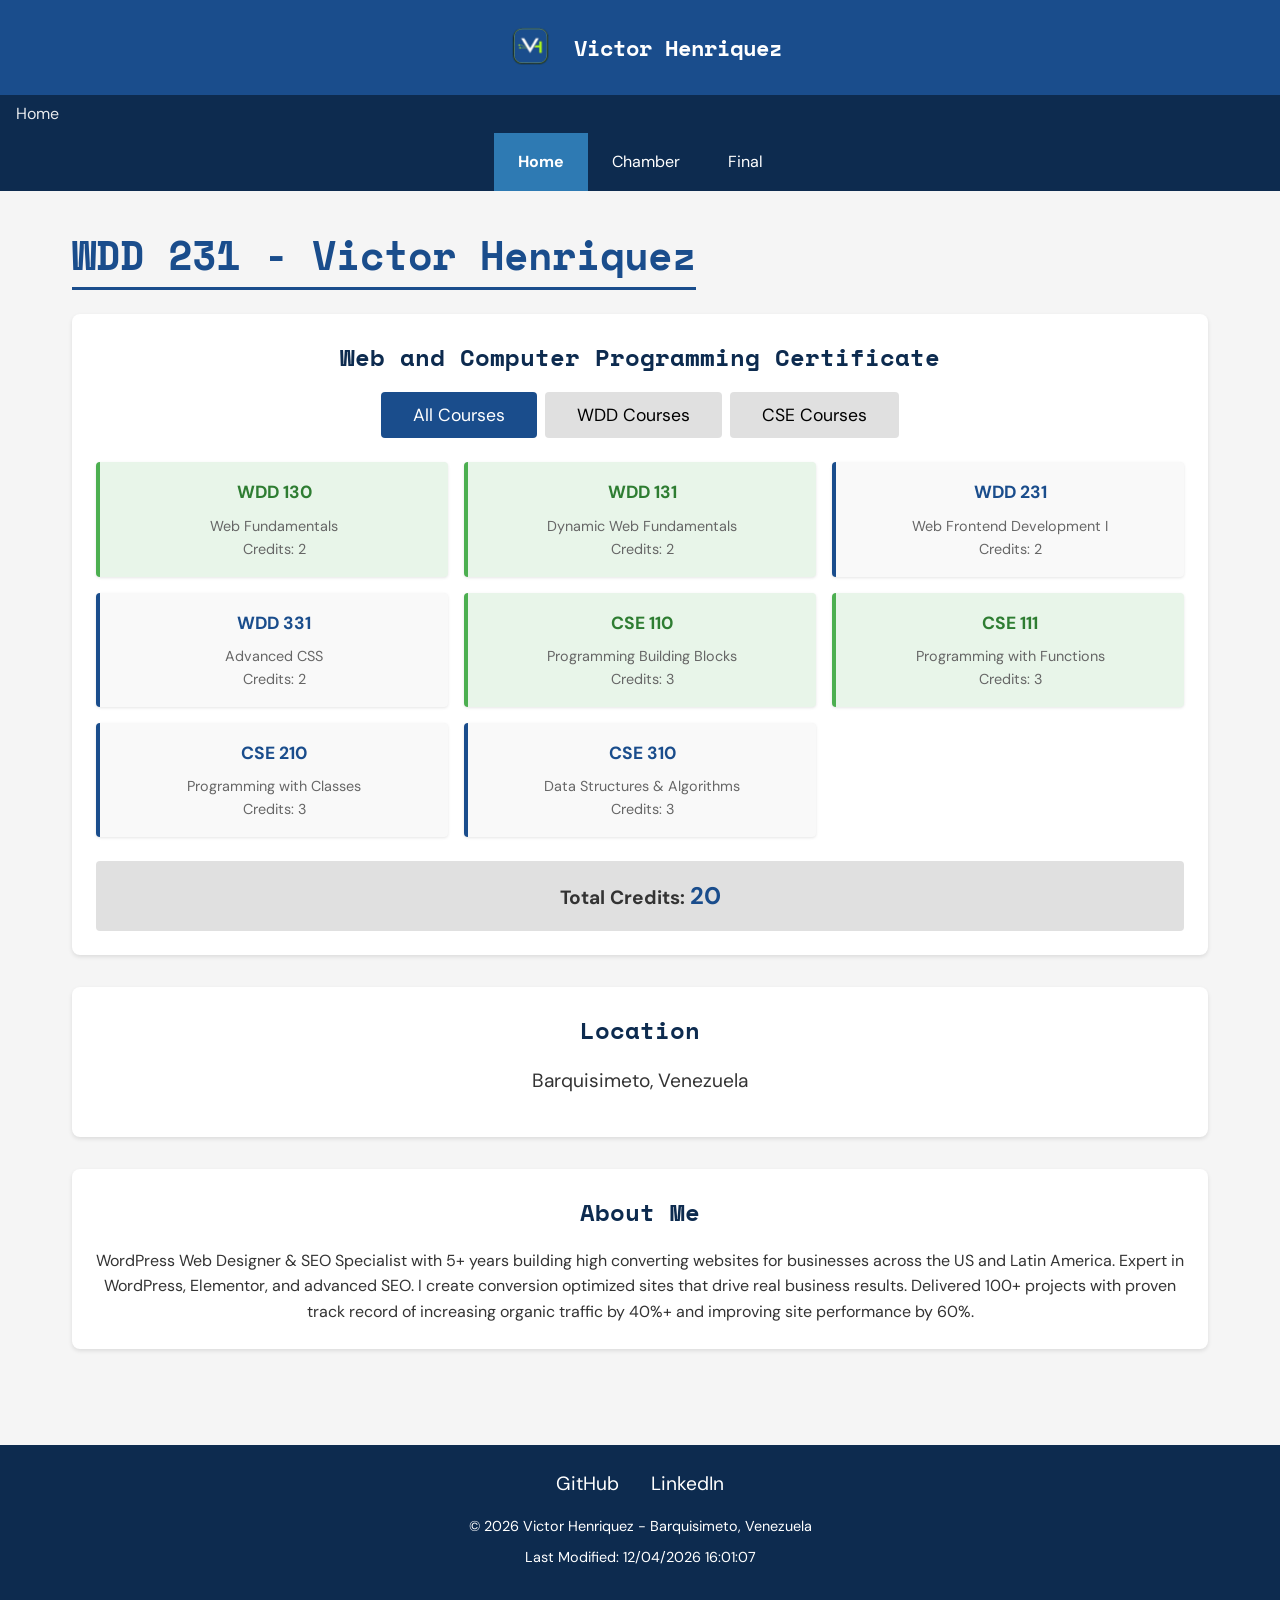
<file: index.html>
<!DOCTYPE html>
<html lang="en">

<head>
    <meta charset="UTF-8">
    <meta name="viewport" content="width=device-width, initial-scale=1.0">
    <meta name="description" content="Course home page for WDD 231 - Web Frontend Development">
    <meta name="author" content="Victor Henriquez">
    <title>WDD 231 - Victor Henriquez</title>
    <meta property="og:title" content="WDD 231 - Victor Henriquez">
    <meta property="og:description" content="Course home page for WDD 231 - Web Frontend Development">
    <meta property="og:image" content="images/logo.webp">
    <meta property="og:url" content="https://victorjosedev.github.io/wdd231/index.html">
    <link rel="icon" href="favicon.ico">
    <!-- Google Fonts: preconnect + preload with noscript fallback -->
    <link rel="preconnect" href="https://fonts.googleapis.com">
    <link rel="preconnect" href="https://fonts.gstatic.com" crossorigin>
    <link rel="preload"
        href="https://fonts.googleapis.com/css2?family=Space+Mono:wght@400;700&family=DM+Sans:ital,opsz,wght@0,9..40,300;0,9..40,400;0,9..40,500;1,9..40,300&display=swap"
        as="style" onload="this.onload=null;this.rel='stylesheet'">
    <noscript>
        <link rel="stylesheet"
            href="https://fonts.googleapis.com/css2?family=Space+Mono:wght@400;700&family=DM+Sans:ital,opsz,wght@0,9..40,300;0,9..40,400;0,9..40,500;1,9..40,300&display=swap">
    </noscript>
    <link rel="stylesheet" href="styles/small.css">
    <link rel="stylesheet" href="styles/larger.css">
    <script src="scripts/navigation.js" defer></script>
    <script src="scripts/date.js" defer></script>
    <script src="scripts/courses.js" defer></script>
</head>

<body>
    <header>
        <div class="logo-container">
            <img src="images/logo.webp" alt="Logo de Victor Henriquez" class="logo">
            <span class="name">Victor Henriquez</span>
        </div>
        <button id="menu-toggle" aria-label="Menu" aria-controls="primary-nav" aria-expanded="false">☰</button>
    </header>

    <nav id="breadcrumb" aria-label="Breadcrumb" class="breadcrumb" role="navigation">
        <ol>
            <li><a href="index.html">Home</a></li>
        </ol>
    </nav>

    <nav id="primary-nav" role="navigation" aria-label="Primary">
        <ul>
            <li><a href="index.html" class="active">Home</a></li>
            <li><a href="#">Chamber</a></li>
            <li><a href="#">Final</a></li>
        </ul>
    </nav>

    <main>
        <h1>WDD 231 - Victor Henriquez</h1>

        <section class="courses-section">
            <h2>Web and Computer Programming Certificate</h2>
            <div class="filter-buttons">
                <button id="show-all" class="active">All Courses</button>
                <button id="show-wdd">WDD Courses</button>
                <button id="show-cse">CSE Courses</button>
            </div>
            <div id="courses-container" class="courses-grid">
            </div>
            <div class="total-credits">
                <p>Total Credits: <span id="total-credits">0</span></p>
            </div>
        </section>

        <section class="location-section">
            <h2>Location</h2>
            <div class="location-content">
                <p>Barquisimeto, Venezuela</p>
            </div>
        </section>

        <section class="info-section">
            <h2>About Me</h2>
            <p>WordPress Web Designer & SEO Specialist with 5+ years building high
                converting websites for businesses across the US and Latin America.
                Expert in WordPress, Elementor, and advanced SEO. I create conversion
                optimized sites that drive real business results. Delivered 100+ projects
                with proven track record of increasing organic traffic by 40%+ and
                improving site performance by 60%. </p>
        </section>
    </main>

    <footer>
        <div class="social-links">
            <a href="https://github.com/victorjosedev" target="_blank"> GitHub </a>
            <a href="https://www.linkedin.com/in/victor-henriquez-/" target="_blank"> LinkedIn</a>
        </div>
        <div class="footer-info">
            <p>© <span id="currentyear"></span> Victor Henriquez - Barquisimeto, Venezuela</p>
            <p id="lastModified"></p>
        </div>
    </footer>
</body>

</html>
</file>
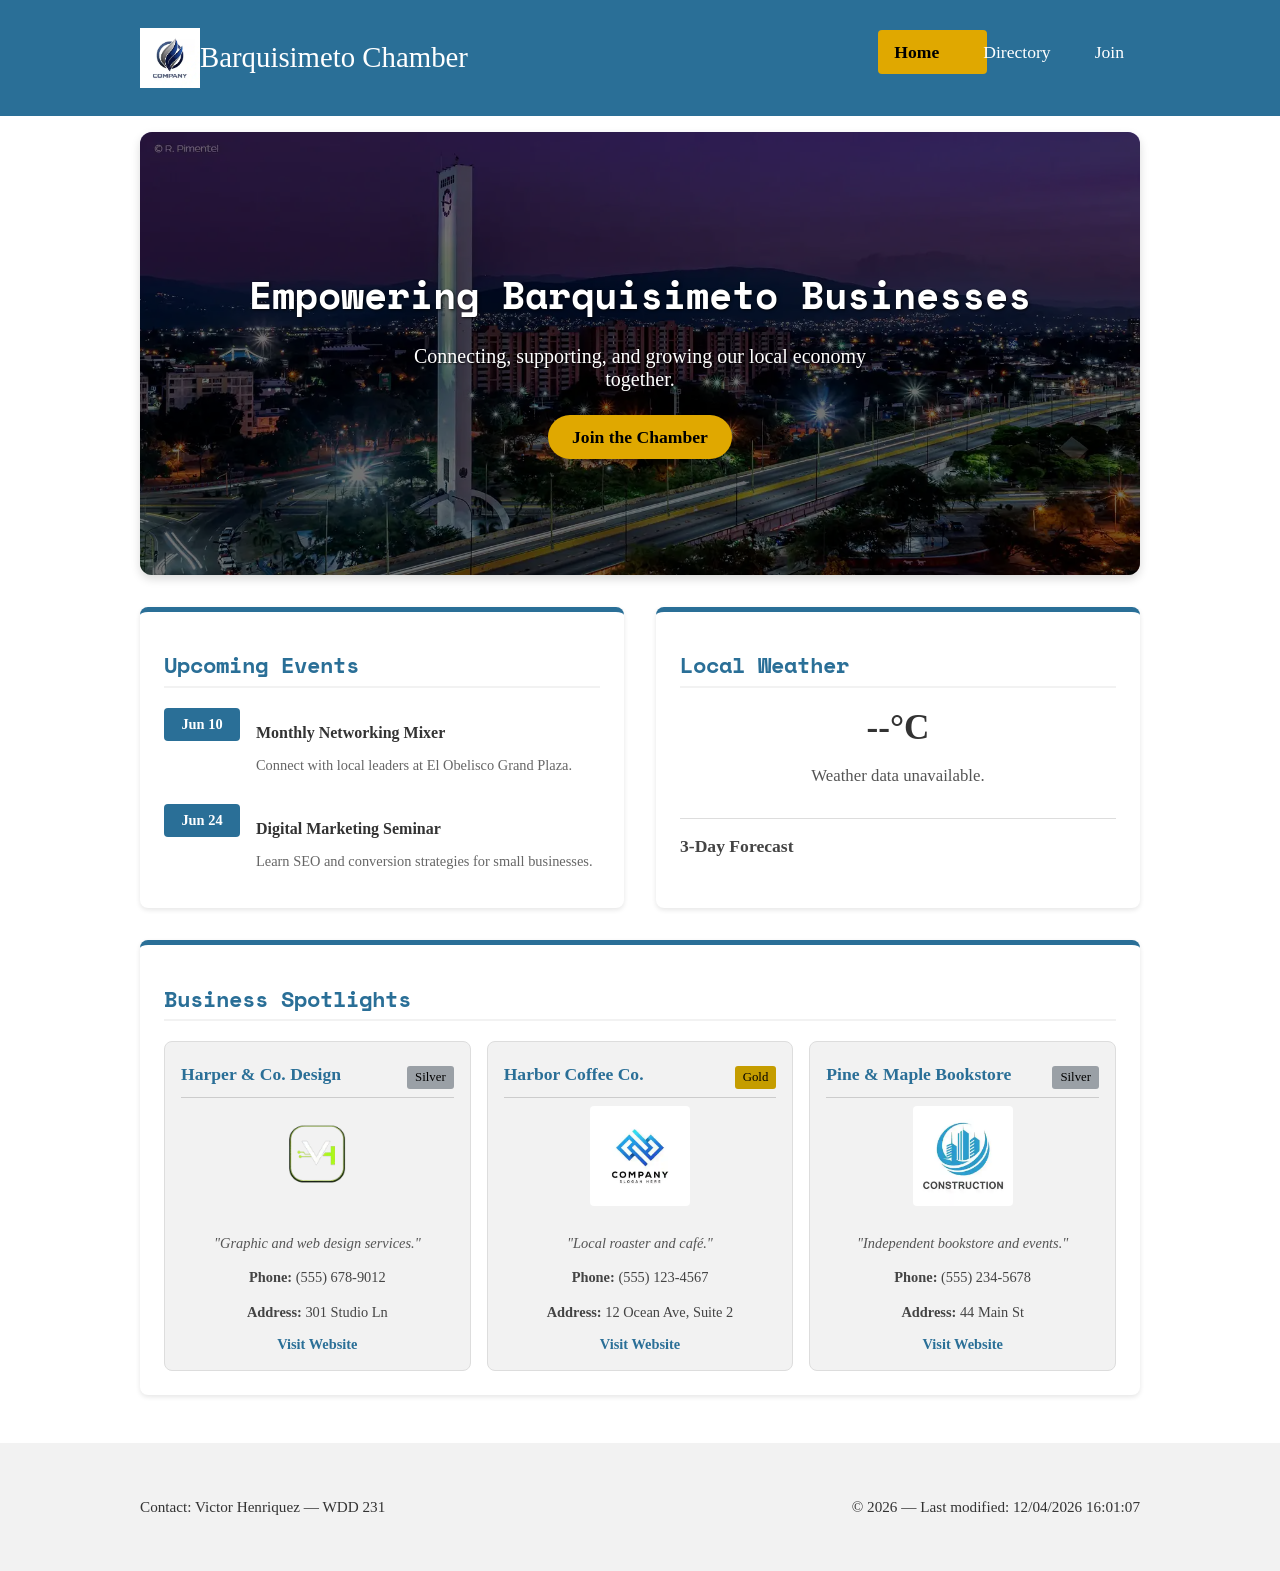
<file: chamber/index.html>
<!doctype html>
<html lang="en">

<head>
  <meta charset="utf-8">
  <meta name="viewport" content="width=device-width,initial-scale=1">
  <title>Barquisimeto Chamber of Commerce — Home</title>
  <meta name="description" content="Home page of the Barquisimeto Chamber of Commerce. Discover local community events, weather, and business spotlights.">
  <meta name="author" content="Victor Henriquez">

  <!-- Open Graph / Facebook -->
  <meta property="og:title" content="Barquisimeto Chamber of Commerce — Home">
  <meta property="og:description"
    content="Discover and connect with local businesses, check community events, local weather, and highlights of our member spotlights in Barquisimeto.">
  <meta property="og:image" content="https://victorjosedev.github.io/wdd231/images/logo.webp">
  <meta property="og:url" content="https://victorjosedev.github.io/wdd231/chamber/index.html">

  <link rel="icon" href="images/favicon.ico">
  <link rel="preconnect" href="https://fonts.googleapis.com">
  <link rel="preconnect" href="https://fonts.gstatic.com" crossorigin>
  <link
    href="https://fonts.googleapis.com/css2?family=Space+Mono:wght@400;700&family=DM+Sans:ital,opsz,wght@0,9..40,300;0,9..40,400;0,9..40,500;1,9..40,300&display=swap"
    rel="stylesheet">
  <link rel="stylesheet" href="styles/normalize.css">
  <link rel="stylesheet" href="styles/small.css">
  <link rel="stylesheet" href="styles/large.css">
</head>

<body>
  <header class="site-header">
    <div class="wrap header-wrap">
      <div class="logo-area">
        <img src="images/chamber-logo.webp" alt="Barquisimeto Chamber Logo" class="chamber-logo" width="60" height="60">
        <div class="site-title">Barquisimeto Chamber</div>
      </div>
      <button id="menu-toggle" aria-label="Menu">☰</button>
      <nav class="main-nav" id="primary-nav">
        <ul>
          <li><a href="index.html">Home</a></li>
          <li><a href="directory.html">Directory</a></li>
          <li><a href="#">Join</a></li>
        </ul>
      </nav>
    </div>
  </header>

  <main class="wrap main-home">
    <!-- Hero Section -->
    <section class="hero-section">
      <picture class="hero-picture">
        <img src="images/barquisimeto.webp" alt="Beautiful landscape view of Barquisimeto city" fetchpriority="high">
      </picture>
      <div class="hero-overlay">
        <h1>Empowering Barquisimeto Businesses</h1>
        <p>Connecting, supporting, and growing our local economy together.</p>
        <a href="join.html" class="cta-btn">Join the Chamber</a>
      </div>
    </section>

    <!-- Grid Container for Events, Weather & Spotlights -->
    <div class="home-grid">
      <!-- Events Section -->
      <section class="card-section events-card">
        <h2>Upcoming Events</h2>
        <div class="event-item">
          <span class="event-date">Jun 10</span>
          <div class="event-details">
            <h3>Monthly Networking Mixer</h3>
            <p>Connect with local leaders at El Obelisco Grand Plaza.</p>
          </div>
        </div>
        <div class="event-item">
          <span class="event-date">Jun 24</span>
          <div class="event-details">
            <h3>Digital Marketing Seminar</h3>
            <p>Learn SEO and conversion strategies for small businesses.</p>
          </div>
        </div>
      </section>

      <!-- Weather Section -->
      <section class="card-section weather-card">
        <h2>Local Weather</h2>
        <div id="weather-content">
          <div class="weather-current">
            <div class="weather-main-info">
              <img id="weather-icon" src="[data-uri]" alt="Weather Icon">
              <span id="current-temp" class="temp-display">--°C</span>
            </div>
            <p id="weather-desc" class="weather-desc-text">Loading weather...</p>
          </div>
          <hr class="divider">
          <h3>3-Day Forecast</h3>
          <div id="forecast-container" class="forecast-grid">
            <!-- Loaded dynamically by JS -->
          </div>
        </div>
      </section>

      <!-- Spotlights Section -->
      <section class="card-section spotlights-section">
        <h2>Business Spotlights</h2>
        <div id="spotlights-container" class="spotlights-grid">
          <!-- Random Gold/Silver members loaded dynamically by JS -->
        </div>
      </section>
    </div>
  </main>

  <footer class="site-footer">
    <div class="wrap footer-wrap">
      <p>Contact: Victor Henriquez — WDD 231</p>
      <p>&copy; <span id="copyright-year"></span> — Last modified: <span id="last-modified"></span></p>
    </div>
  </footer>

  <script src="scripts/navigation.js" defer></script>
  <script src="scripts/home.js" type="module"></script>
</body>

</html>
</file>
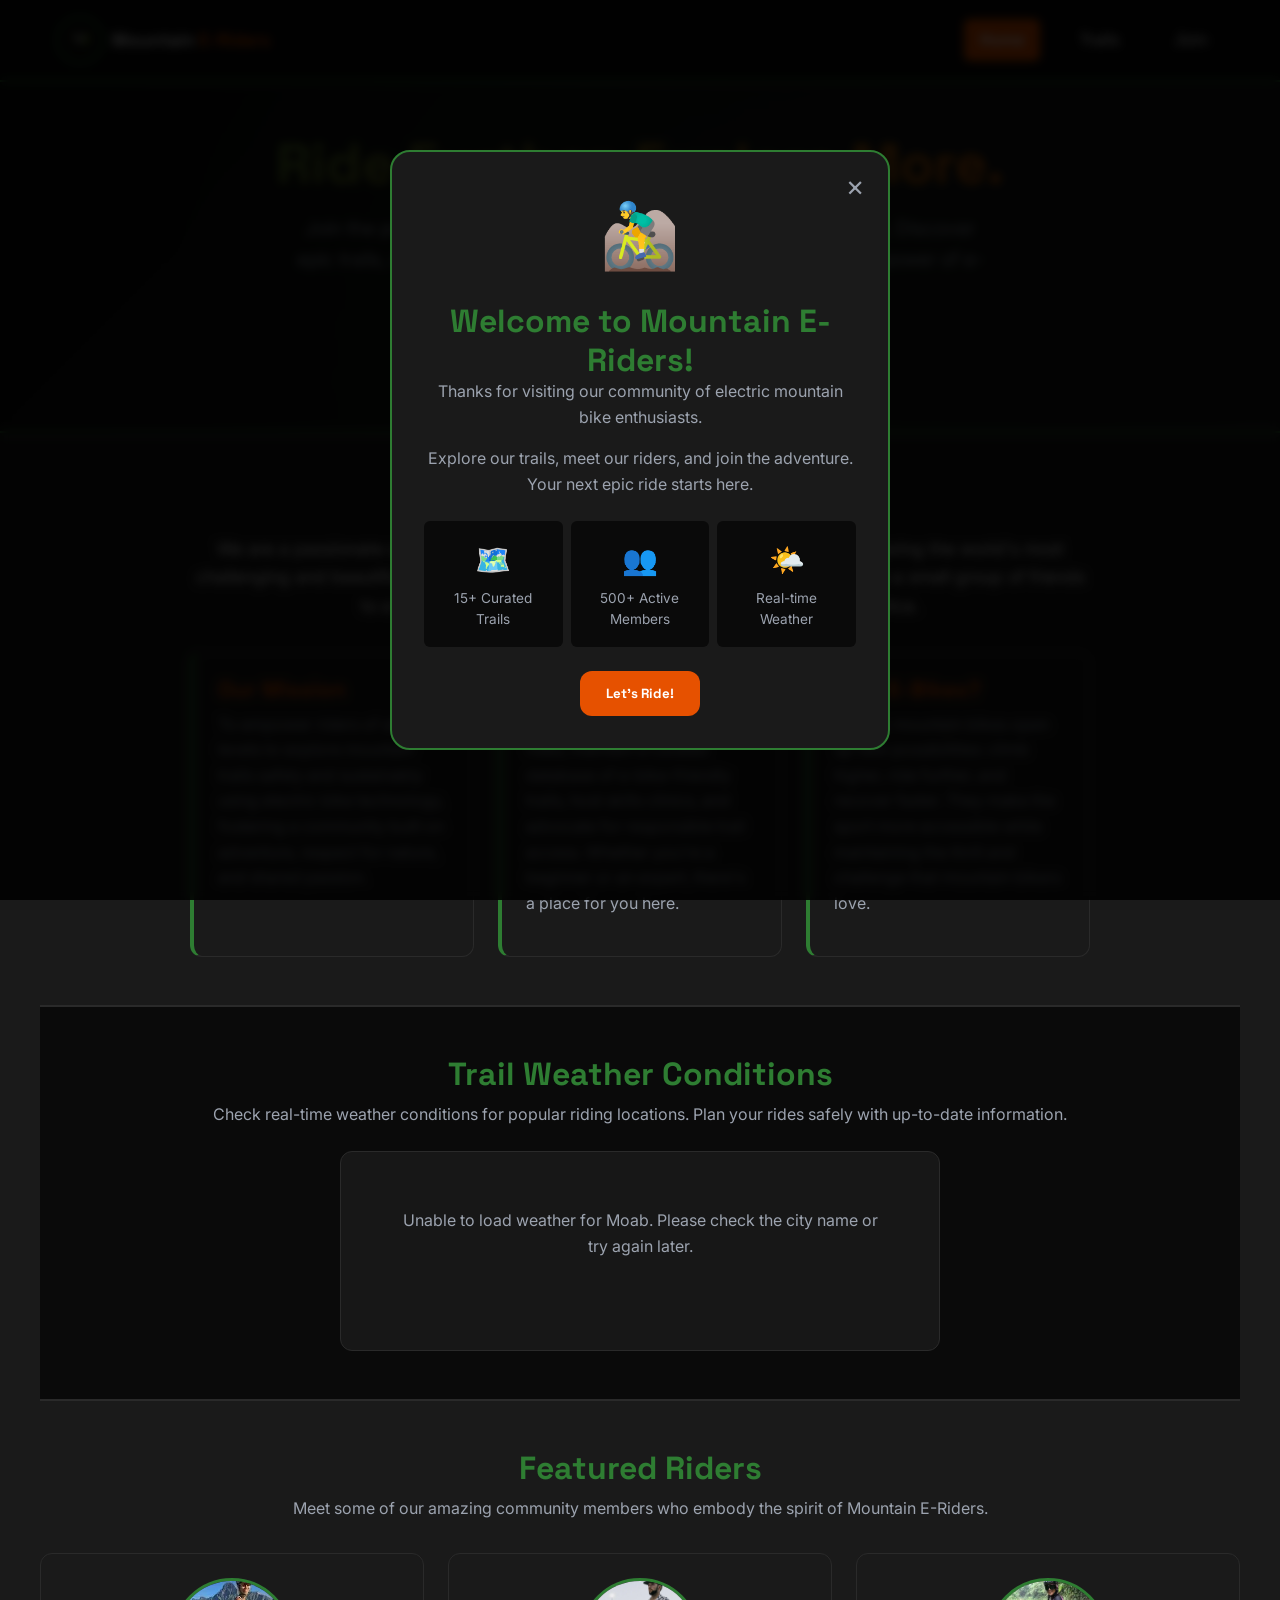
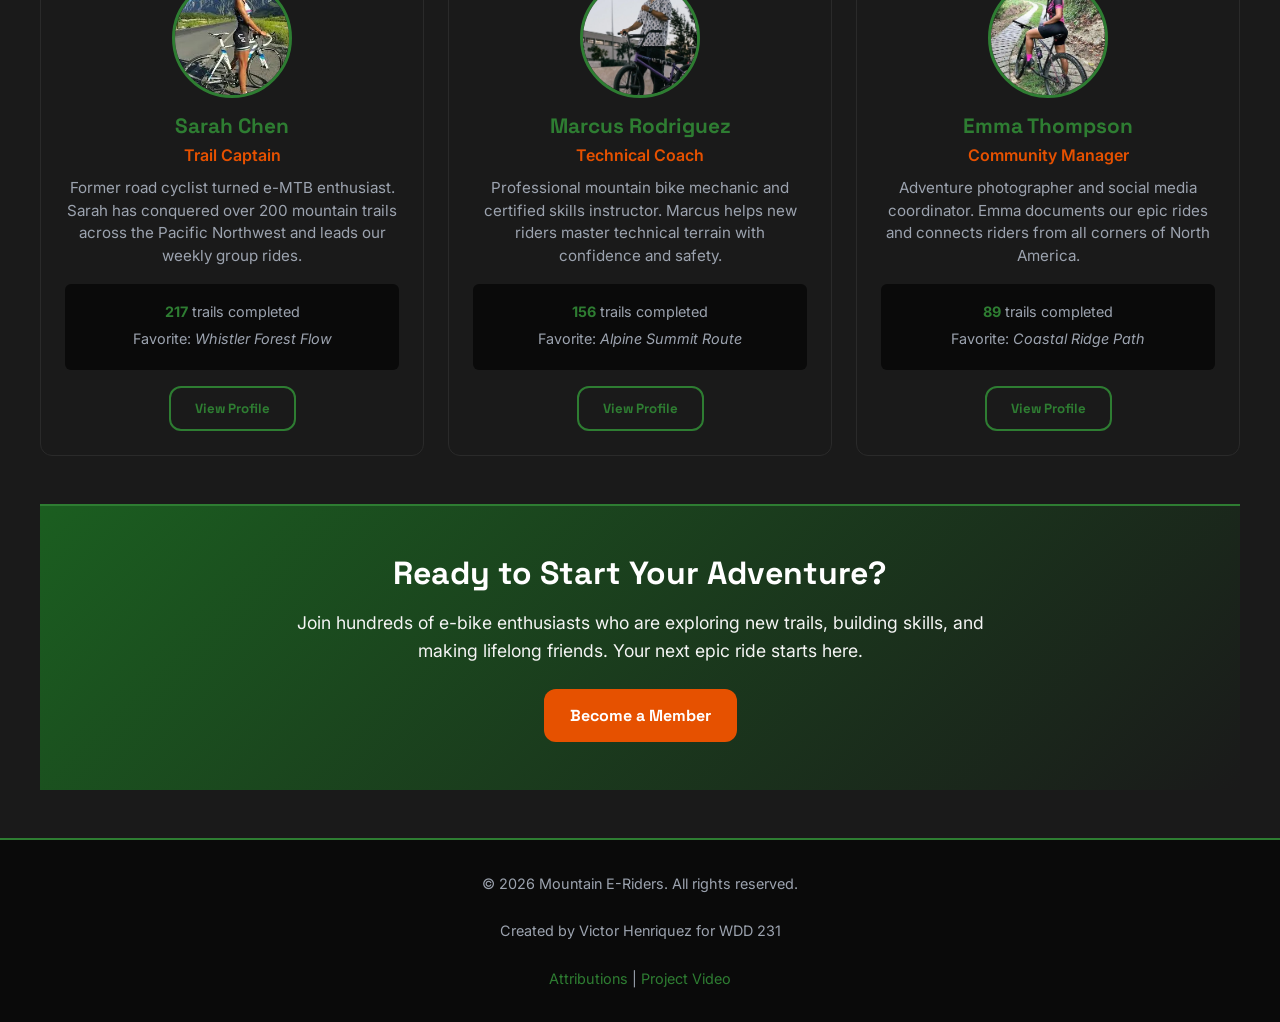
<file: finalproject/index.html>
<!doctype html>
<html lang="en">

<head>
    <meta charset="utf-8">
    <meta name="viewport" content="width=device-width, initial-scale=1">
    <title>Mountain E-Riders — Home</title>
    <meta name="description"
        content="Join Mountain E-Riders, the premier community for electric mountain bike enthusiasts.">
    <meta name="author" content="Victor Henriquez">

    <!-- Open Graph / Facebook -->
    <meta property="og:title" content="Mountain E-Riders — Home">
    <meta property="og:description"
        content="The premier community for electric mountain bike enthusiasts. Discover trails, join group rides, and connect with fellow e-bike adventurers.">
    <meta property="og:image" content="https://victorjosedev.github.io/wdd231/finalproject/images/logo.webp">
    <meta property="og:url" content="https://victorjosedev.github.io/wdd231/finalproject/index.html">
    <meta property="og:type" content="website">

    <link rel="icon" href="images/favicon.ico">
    <link rel="preload" as="image" href="images/logo.webp">
    <link rel="preconnect" href="https://fonts.googleapis.com">
    <link rel="preconnect" href="https://fonts.gstatic.com" crossorigin>
    <link
        href="https://fonts.googleapis.com/css2?family=Space+Grotesk:wght@400;700&family=Inter:wght@400;600&display=swap"
        rel="stylesheet">

    <link rel="stylesheet" href="styles/base.css">
    <link rel="stylesheet" href="styles/small.css">
    <link rel="stylesheet" href="styles/large.css">
</head>

<body>
    <!-- =========================================
       HEADER & NAVIGATION
       ========================================= -->
    <header class="site-header">
        <div class="wrap header-wrap">
            <div class="logo-area">
                <img src="images/logo.webp" alt="Mountain E-Riders Logo" class="site-logo" width="48" height="48">
                <div class="site-title">Mountain <span>E-Riders</span></div>
            </div>
            <button id="menu-toggle" aria-label="Toggle navigation menu" aria-expanded="false">☰</button>
            <nav class="main-nav" id="primary-nav" aria-label="Main navigation">
                <ul>
                    <li><a href="index.html" class="active">Home</a></li>
                    <li><a href="trails.html">Trails</a></li>
                    <li><a href="join.html">Join</a></li>
                </ul>
            </nav>
        </div>
    </header>

    <!-- =========================================
       MAIN CONTENT
       ========================================= -->
    <main>
        <!-- HERO SECTION -->
        <section class="hero">
            <div class="hero-content wrap">
                <h1 class="hero-title">Ride Further. Explore More.</h1>
                <p class="hero-subtitle">Join the premier community for electric mountain bike enthusiasts. Discover
                    epic trails, connect with fellow riders, and push your limits with the power of e-bikes.</p>
                <div class="hero-cta">
                    <a href="trails.html" class="site-btn site-btn--primary">Explore Trails</a>
                    <a href="join.html" class="site-btn site-btn--secondary">Join the Club</a>
                </div>
            </div>
        </section>

        <!-- ABOUT SECTION -->
        <section class="about-section wrap">
            <div class="about-content">
                <h2>About Mountain E-Riders</h2>
                <p class="about-lead">We are a passionate community of electric mountain bike riders dedicated to
                    exploring the world's most challenging and beautiful trails. Founded in 2020, Mountain E-Riders has
                    grown from a small group of friends to a thriving community of over 500 members across North
                    America.</p>

                <div class="about-grid">
                    <div class="about-card">
                        <h3>Our Mission</h3>
                        <p>To empower riders of all skill levels to explore mountain trails safely and sustainably using
                            electric bike technology, fostering a community built on adventure, respect for nature, and
                            shared passion.</p>
                    </div>
                    <div class="about-card">
                        <h3>What We Do</h3>
                        <p>We organize weekly group rides, maintain a curated database of e-bike-friendly trails, host
                            skills clinics, and advocate for responsible trail access. Whether you're a beginner or an
                            expert, there's a place for you here.</p>
                    </div>
                    <div class="about-card">
                        <h3>Why E-Bikes?</h3>
                        <p>Electric mountain bikes open up new possibilities: climb higher, ride further, and recover
                            faster. They make the sport more accessible while maintaining the thrill and challenge that
                            mountain bikers love.</p>
                    </div>
                </div>
            </div>
        </section>

        <!-- WEATHER WIDGET SECTION -->
        <section class="weather-section wrap">
            <h2>Trail Weather Conditions</h2>
            <p class="weather-intro">Check real-time weather conditions for popular riding locations. Plan your rides
                safely with up-to-date information.</p>

            <div class="weather-widget" id="weather-widget">
                <div class="weather-loading" id="weather-loading">
                    <p>Loading weather data...</p>
                </div>
                <div class="weather-content" id="weather-content">
                    <!-- Weather data will be injected here by JavaScript -->
                </div>
                <div class="weather-error" id="weather-error">
                    <p>Unable to load weather data. Please try again later.</p>
                </div>
            </div>
        </section>

        <!-- FEATURED RIDERS SECTION -->
        <section class="riders-section wrap">
            <h2>Featured Riders</h2>
            <p class="riders-intro">Meet some of our amazing community members who embody the spirit of Mountain
                E-Riders.</p>

            <div class="riders-grid" id="riders-container">
                <!-- Rider cards will be injected here by JavaScript -->
            </div>
        </section>

        <!-- CALL TO ACTION SECTION -->
        <section class="cta-section wrap">
            <div class="cta-content">
                <h2>Ready to Start Your Adventure?</h2>
                <p>Join hundreds of e-bike enthusiasts who are exploring new trails, building skills, and making
                    lifelong friends. Your next epic ride starts here.</p>
                <a href="join.html" class="site-btn site-btn--primary">Become a Member</a>
            </div>
        </section>
    </main>

    <!-- =========================================
       FOOTER
       ========================================= -->
    <footer class="site-footer">
        <div class="wrap footer-wrap">
            <p>&copy; <span id="copyright-year"></span> Mountain E-Riders. All rights reserved.</p>
            <p>Created by Victor Henriquez for WDD 231</p>
            <p>
                <a href="attributions.html">Attributions</a> |
                <a href="https://youtu.be/Xu-Oo0KYZio" target="_blank" rel="noopener">Project Video</a>
            </p>
        </div>
    </footer>

    <script src="scripts/main.js" type="module"></script>
</body>

</html>
</file>
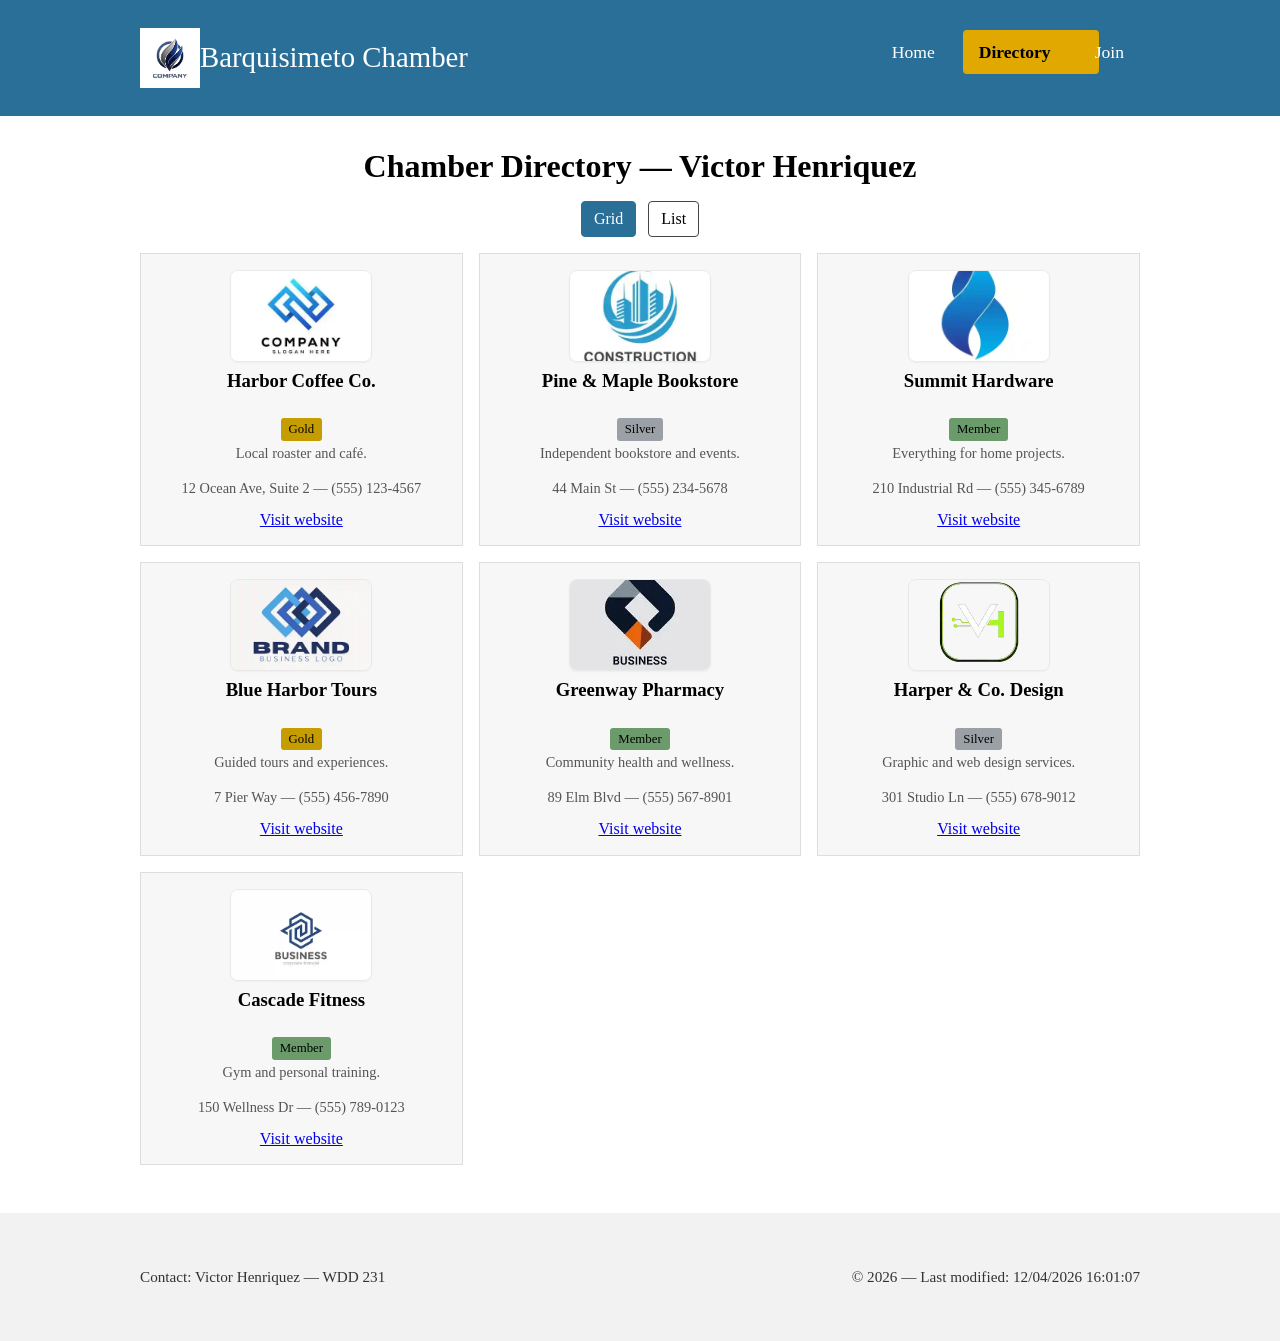
<file: chamber/directory.html>
<!doctype html>
<html lang="en">

<head>
  <meta charset="utf-8">
  <meta name="viewport" content="width=device-width,initial-scale=1">
  <title>Chamber Directory — Victor Henriquez</title>
  <meta name="description" content="Directory of chamber members for the local community.">
  <meta name="author" content="Victor Henriquez">

  <!-- Open Graph / Facebook -->
  <meta property="og:title" content="Chamber Directory — Victor Henriquez">
  <meta property="og:description"
    content="Discover local businesses and chamber members in your community — search listings, contact details, and upcoming events to connect and collaborate.">
  <meta property="og:image" content="https://victorjosedev.github.io/wdd231/images/logo.webp">
  <meta property="og:url" content="https://victorjosedev.github.io/wdd231/chamber/directory.html">

  <link rel="icon" href="images/favicon.ico">
  <link rel="preconnect" href="https://fonts.googleapis.com">
  <link rel="preconnect" href="https://fonts.gstatic.com" crossorigin>
  <link
    href="https://fonts.googleapis.com/css2?family=Space+Mono:wght@400;700&family=DM+Sans:ital,opsz,wght@0,9..40,300;0,9..40,400;0,9..40,500;1,9..40,300&display=swap"
    rel="stylesheet">
  <link rel="stylesheet" href="styles/normalize.css">
  <link rel="stylesheet" href="styles/small.css">
  <link rel="stylesheet" href="styles/large.css">
</head>

<body>
  <header class="site-header">
    <div class="wrap header-wrap">
      <div class="logo-area">
        <img src="images/chamber-logo.webp" alt="Barquisimeto Chamber Logo" class="chamber-logo" width="60" height="60">
        <div class="site-title">Barquisimeto Chamber</div>
      </div>
      <button id="menu-toggle" aria-label="Menu">☰</button>
      <nav class="main-nav" id="primary-nav">
        <ul>
          <li><a href="index.html">Home</a></li>
          <li><a href="directory.html">Directory</a></li>
          <li><a href="#">Join</a></li>
        </ul>
      </nav>
    </div>
  </header>

  <main class="wrap">
    <h1>Chamber Directory — Victor Henriquez</h1>
    <section class="controls">
      <div class="buttons">
        <button id="gridBtn" aria-pressed="true">Grid</button>
        <button id="listBtn" aria-pressed="false">List</button>
      </div>
    </section>

    <section id="directory" class="grid" aria-live="polite">
      <!-- Members loaded here by JS -->
    </section>
  </main>

  <footer class="site-footer">
    <div class="wrap footer-wrap">
      <p>Contact: Victor Henriquez — WDD 231</p>
      <p>&copy; <span id="copyright-year"></span> — Last modified: <span id="last-modified"></span></p>
    </div>
  </footer>

  <script src="scripts/members.js" type="module"></script>
  <script src="scripts/navigation.js" defer></script>
</body>

</html>
</file>
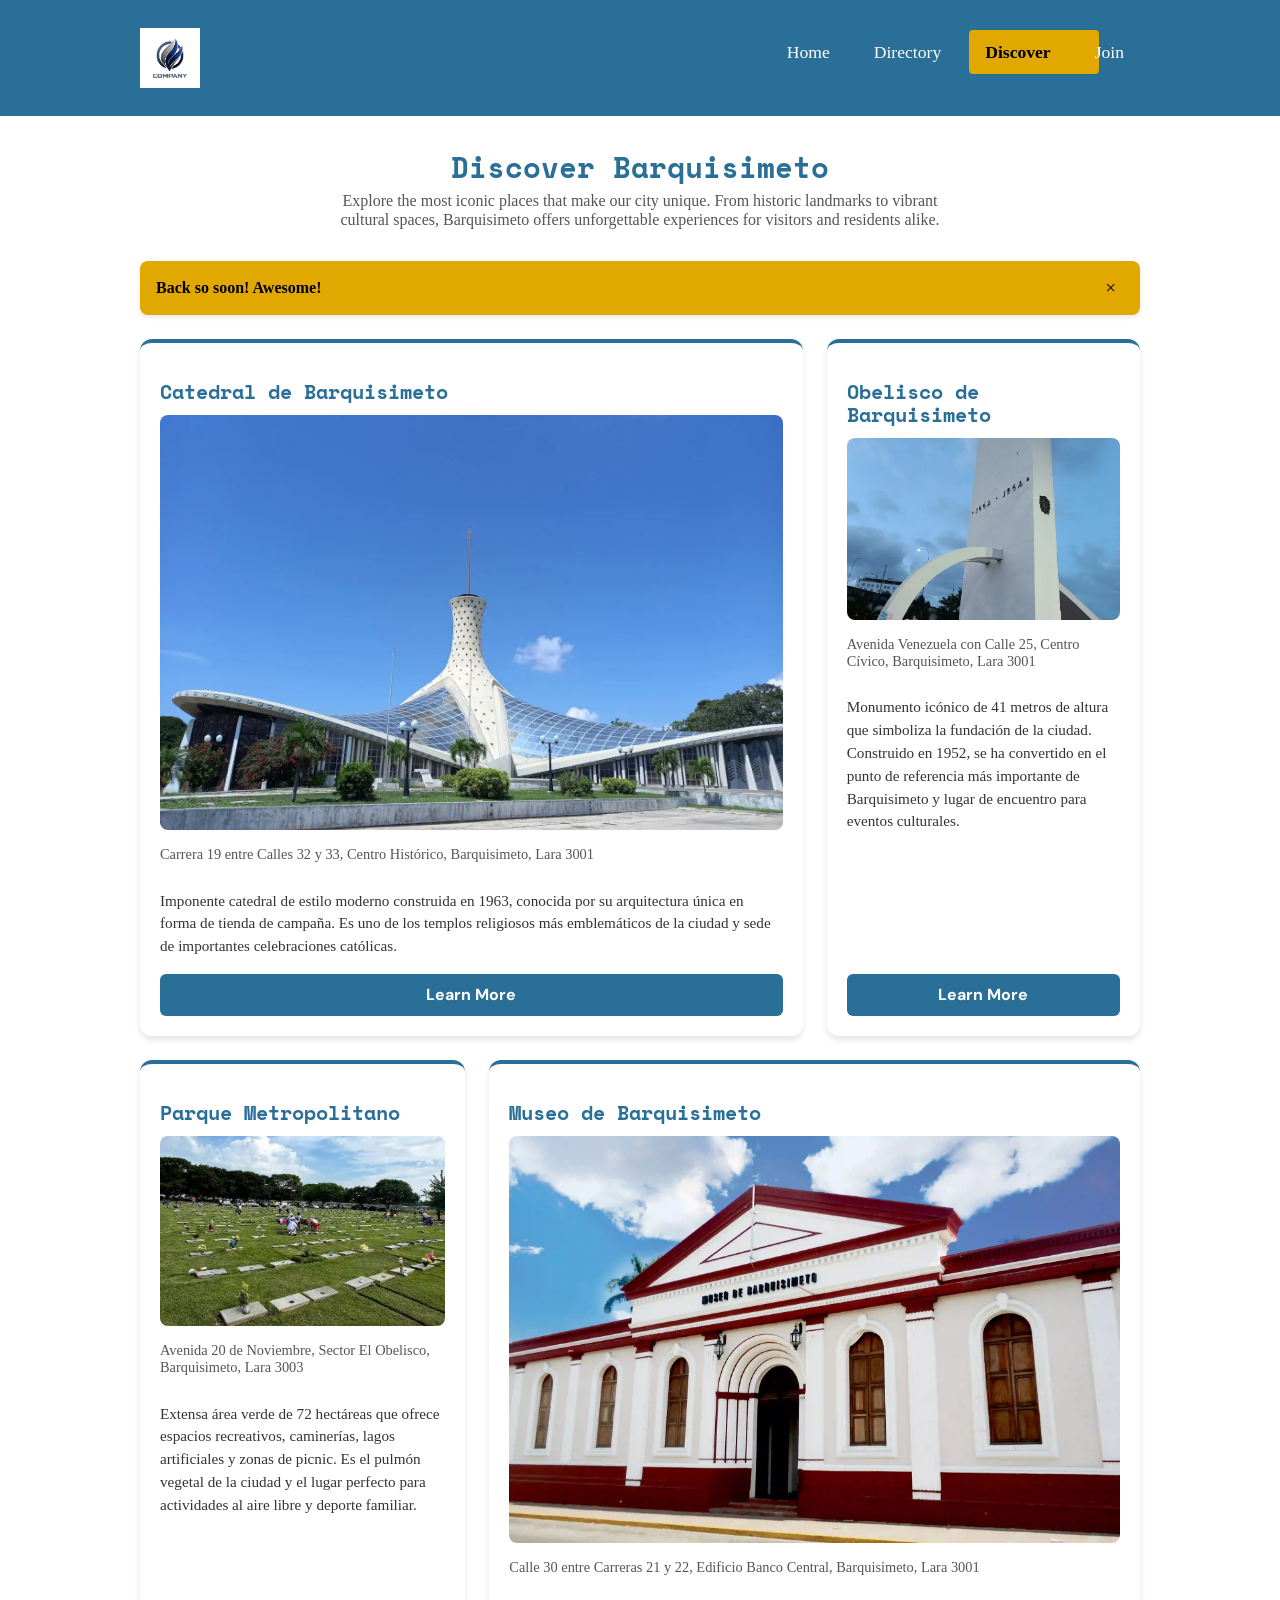
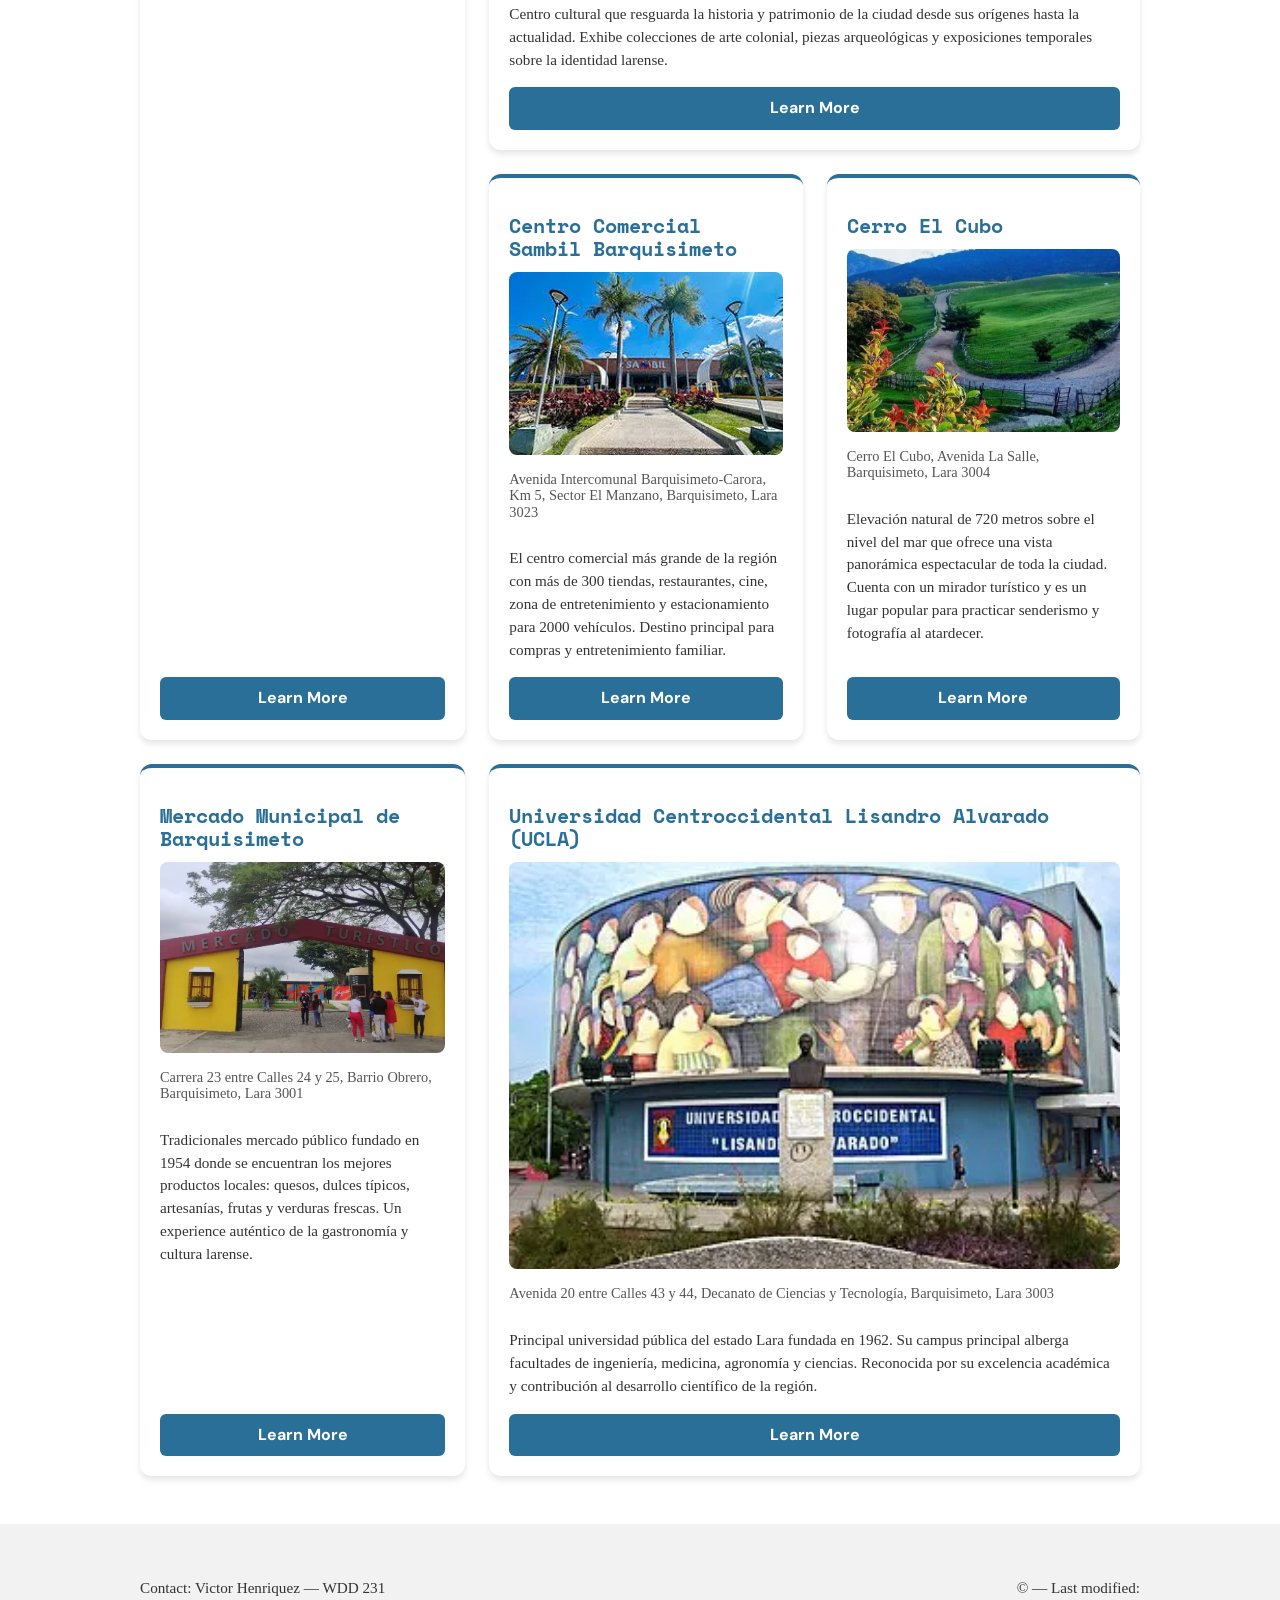
<file: chamber/discover.html>
<!doctype html>
<html lang="en">

<head>
    <meta charset="utf-8">
    <meta name="viewport" content="width=device-width,initial-scale=1">
    <title>Barquisimeto Chamber of Commerce — Discover</title>
    <meta name="description"
        content="Discover the best places to visit in Barquisimeto. Explore landmarks, parks, museums, and attractions that make our city unique.">
    <meta name="author" content="Victor Henriquez">

    <!-- Open Graph / Facebook -->
    <meta property="og:title" content="Barquisimeto Chamber of Commerce — Discover">
    <meta property="og:description"
        content="Explore the most iconic places in Barquisimeto: landmarks, parks, museums, and cultural attractions.">
    <meta property="og:image" content="https://victorjosedev.github.io/wdd231/images/logo.webp">
    <meta property="og:url" content="https://victorjosedev.github.io/wdd231/chamber/discover.html">

    <link rel="icon" href="images/favicon.ico">
    <link rel="preconnect" href="https://fonts.googleapis.com">
    <link rel="preconnect" href="https://fonts.gstatic.com" crossorigin>
    <link
        href="https://fonts.googleapis.com/css2?family=Space+Mono:wght@400;700&family=DM+Sans:ital,opsz,wght@0,9..40,300;0,9..40,400;0,9..40,500;1,9..40,300&display=swap"
        rel="stylesheet">
    <link rel="stylesheet" href="styles/normalize.css">
    <link rel="stylesheet" href="styles/small.css">
    <link rel="stylesheet" href="styles/large.css">
</head>

<body>
    <header class="site-header">
        <div class="wrap header-wrap">
            <div class="logo-area">
                <img src="images/chamber-logo.webp" alt="Barquisimeto Chamber Logo" class="chamber-logo" width="60"
                    height="60">
            </div>
            <button id="menu-toggle" aria-label="Menu">☰</button>
            <nav class="main-nav" id="primary-nav">
                <ul>
                    <li><a href="index.html">Home</a></li>
                    <li><a href="directory.html">Directory</a></li>
                    <li><a href="discover.html" class="active">Discover</a></li>
                    <li><a href="join.html">Join</a></li>
                </ul>
            </nav>
        </div>
    </header>

    <main class="wrap main-discover">
        <!-- Page Intro -->
        <section class="discover-intro">
            <h1>Discover Barquisimeto</h1>
            <p>Explore the most iconic places that make our city unique. From historic landmarks to vibrant cultural
                spaces, Barquisimeto offers unforgettable experiences for visitors and residents alike.</p>
        </section>

        <!-- Visitor Message Banner (localStorage) -->
        <div id="visitor-message" class="visitor-banner" role="status" aria-live="polite">
            <!-- Message injected by JavaScript -->
        </div>

        <!-- Places Grid Container -->
        <section class="places-grid" id="places-container">
            <!-- 8 cards will be dynamically injected by JavaScript -->
        </section>
    </main>

    <footer class="site-footer">
        <div class="wrap footer-wrap">
            <p>Contact: Victor Henriquez — WDD 231</p>
            <p>&copy; <span id="copyright-year"></span> — Last modified: <span id="last-modified"></span></p>
        </div>
    </footer>

    <script src="scripts/navigation.js" defer></script>
    <script src="scripts/home.js" defer></script>
    <script src="scripts/discover.js" type="module"></script>
</body>

</html>
</file>
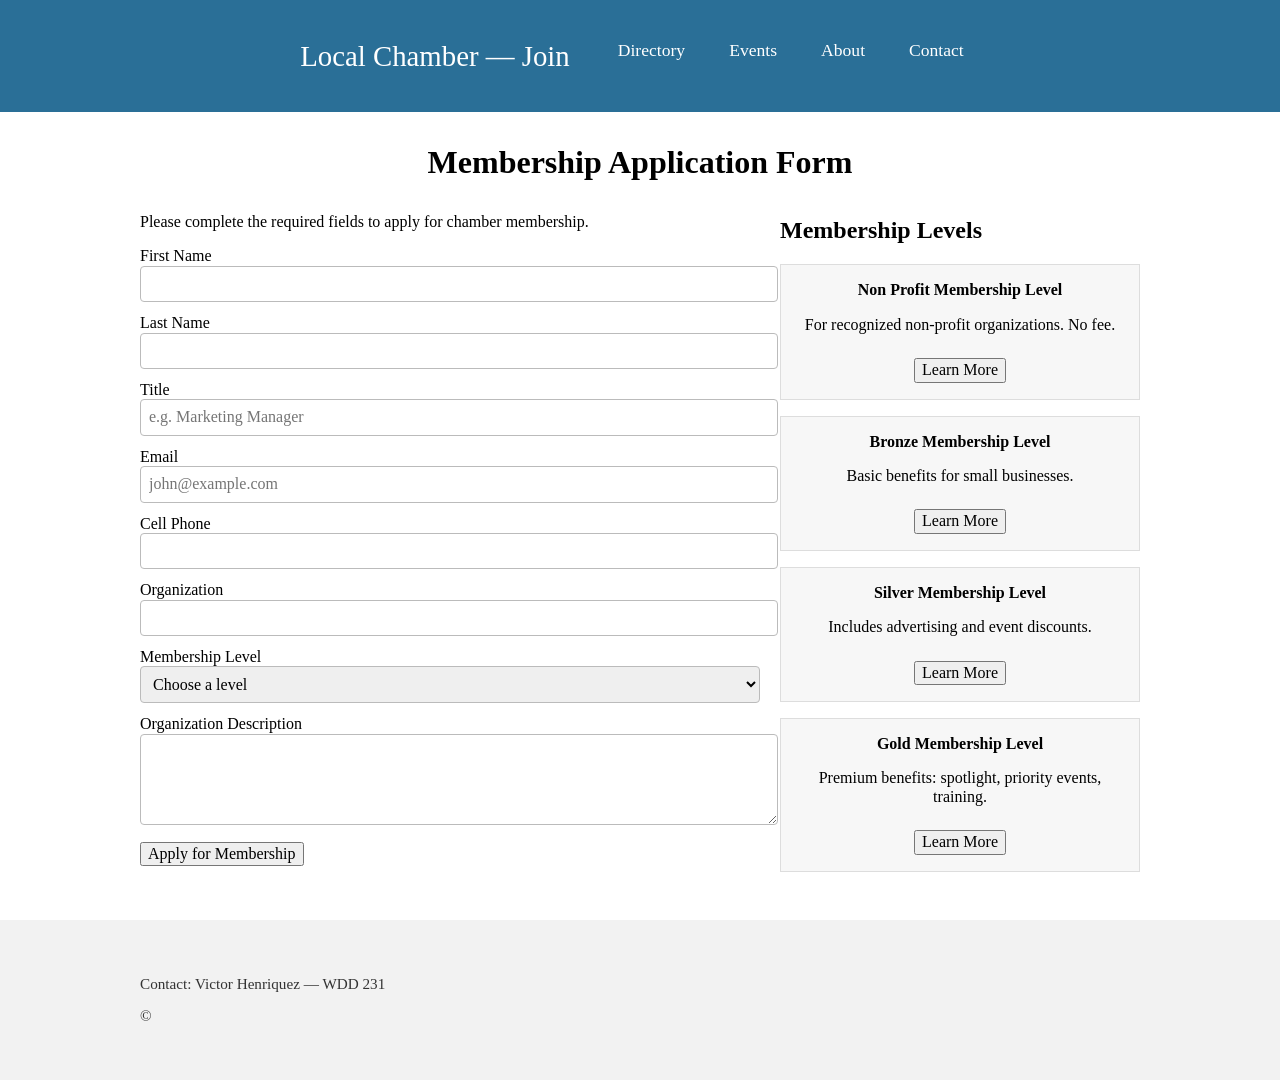
<file: chamber/join.html>
<!doctype html>
<html lang="en">

<head>
  <meta charset="utf-8">
  <meta name="viewport" content="width=device-width,initial-scale=1">
  <title>Join the Chamber — Victor Henriquez</title>
  <meta name="description" content="Submit your membership application to join the local chamber of commerce and access benefits, events, and networking opportunities.">
  <meta name="author" content="Victor Henriquez">
  <link rel="icon" href="images/favicon.ico">
  <!-- Google Fonts preload non-blocking -->
  <link rel="preconnect" href="https://fonts.googleapis.com">
  <link rel="preconnect" href="https://fonts.gstatic.com" crossorigin>
  <link rel="preload" href="https://fonts.googleapis.com/css2?family=Space+Mono:wght@400;700&family=DM+Sans:ital,opsz,wght@0,9..40,300;0,9..40,400;0,9..40,500;1,9..40,300&display=swap" as="style" onload="this.onload=null;this.rel='stylesheet'">
  <noscript><link href="https://fonts.googleapis.com/css2?family=Space+Mono:wght@400;700&family=DM+Sans:ital,opsz,wght@0,9..40,300;0,9..40,400;0,9..40,500;1,9..40,300&display=swap" rel="stylesheet"></noscript>

  <meta property="og:title" content="Join the Chamber — Victor Henriquez">
  <meta property="og:description" content="Submit your membership application to join the local chamber and unlock benefits, event discounts, and promotional opportunities.">
  <meta property="og:image" content="https://victorjosedev.github.io/wdd231/images/logo.webp">
  <meta property="og:url" content="https://victorjosedev.github.io/wdd231/chamber/join.html">

  <link rel="stylesheet" href="styles/normalize.css">
  <link rel="stylesheet" href="styles/small.css">
  <link rel="stylesheet" href="styles/join.css">
  <link rel="stylesheet" href="styles/large.css" media="print" onload="this.media='all'">
  <noscript><link rel="stylesheet" href="styles/large.css"></noscript>
</head>

<body>
  <header class="site-header">
    <div class="wrap">
      <div class="site-title">Local Chamber — Join</div>
      <button id="menu-toggle" aria-label="Menu" aria-controls="primary-nav" aria-expanded="false">☰</button>
      <nav id="primary-nav" class="main-nav" role="navigation" aria-label="Primary">
        <ul>
          <li><a href="directory.html">Directory</a></li>
          <li><a href="#">Events</a></li>
          <li><a href="#">About</a></li>
          <li><a href="#">Contact</a></li>
        </ul>
      </nav>
    </div>
  </header>

  <main class="wrap">
    <h1>Membership Application Form</h1>

    <section class="form-cards">
      <form id="joinForm" action="thankyou.html" method="get" aria-describedby="join-instructions">
        <p id="join-instructions">Please complete the required fields to apply for chamber membership.</p>

        <label>First Name
          <input type="text" name="firstname" title="Applicant's first name" autocomplete="given-name" required>
        </label>

        <label>Last Name
          <input type="text" name="lastname" title="Applicant's last name" autocomplete="family-name" required>
        </label>

        <label>Title
          <input type="text" name="title" title="Organizational title — letters, hyphens and spaces only, min 7 chars" autocomplete="organization-title" pattern="^[A-Za-zÀ-ÿ\s-]{7,}$" placeholder="e.g. Marketing Manager" required>
        </label>

        <label>Email
          <input type="email" name="email" title="Email address" autocomplete="email" placeholder="john@example.com" required>
        </label>

        <label>Cell Phone
          <input type="tel" name="phone" title="Mobile phone number" autocomplete="tel" required>
        </label>

        <label>Organization
          <input type="text" name="organization" title="Business or organization name" autocomplete="organization" required>
        </label>

        <label>Membership Level
          <select name="membership" required>
            <option value="" disabled selected>Choose a level</option>
            <option value="np">NP Membership (Non profit — no fee)</option>
            <option value="bronze">Bronze Membership</option>
            <option value="silver">Silver Membership</option>
            <option value="gold">Gold Membership</option>
          </select>
        </label>

        <label>Organization Description
          <textarea name="description" title="Describe the business or organization" rows="4"></textarea>
        </label>

        <input type="hidden" id="timestamp" name="timestamp">

        <input type="submit" value="Apply for Membership">
      </form>

      <aside>
        <h2>Membership Levels</h2>
        <div class="cards" id="levelCards">
          <div class="card level-card">
            <strong>Non Profit Membership Level</strong>
            <p>For recognized non-profit organizations. No fee.</p>
            <button class="learn-more" data-target="modal-np">Learn More</button>
          </div>

          <div class="card level-card">
            <strong>Bronze Membership Level</strong>
            <p>Basic benefits for small businesses.</p>
            <button class="learn-more" data-target="modal-bronze">Learn More</button>
          </div>

          <div class="card level-card">
            <strong>Silver Membership Level</strong>
            <p>Includes advertising and event discounts.</p>
            <button class="learn-more" data-target="modal-silver">Learn More</button>
          </div>

          <div class="card level-card">
            <strong>Gold Membership Level</strong>
            <p>Premium benefits: spotlight, priority events, training.</p>
            <button class="learn-more" data-target="modal-gold">Learn More</button>
          </div>
        </div>
      </aside>
    </section>

    <!-- Modals -->
    <dialog id="modal-np" aria-labelledby="np-title">
      <h3 id="np-title">Non Profit Benefits</h3>
      <ul>
        <li>Free membership</li>
        <li>Event listings</li>
        <li>Volunteer networking</li>
      </ul>
      <button class="modal-close">Close</button>
    </dialog>

    <dialog id="modal-bronze" aria-labelledby="bronze-title">
      <h3 id="bronze-title">Bronze Benefits</h3>
      <ul>
        <li>Event discounts</li>
        <li>Listing in directory</li>
      </ul>
      <button class="modal-close">Close</button>
    </dialog>

    <dialog id="modal-silver" aria-labelledby="silver-title">
      <h3 id="silver-title">Silver Benefits</h3>
      <ul>
        <li>Featured advertising</li>
        <li>Free training sessions</li>
        <li>Priority event registration</li>
      </ul>
      <button class="modal-close">Close</button>
    </dialog>

    <dialog id="modal-gold" aria-labelledby="gold-title">
      <h3 id="gold-title">Gold Benefits</h3>
      <ul>
        <li>Homepage spotlight</li>
        <li>Free booth at signature events</li>
        <li>Dedicated training and promotion</li>
      </ul>
      <button class="modal-close">Close</button>
    </dialog>

  </main>

  <footer class="site-footer">
    <div class="wrap">
      <p>Contact: Victor Henriquez — WDD 231</p>
      <p>&copy; <span id="copyright-year"></span></p>
    </div>
  </footer>

  <script src="scripts/navigation.js" defer></script>
  <script src="scripts/join.js" defer></script>
</body>

</html>
</file>
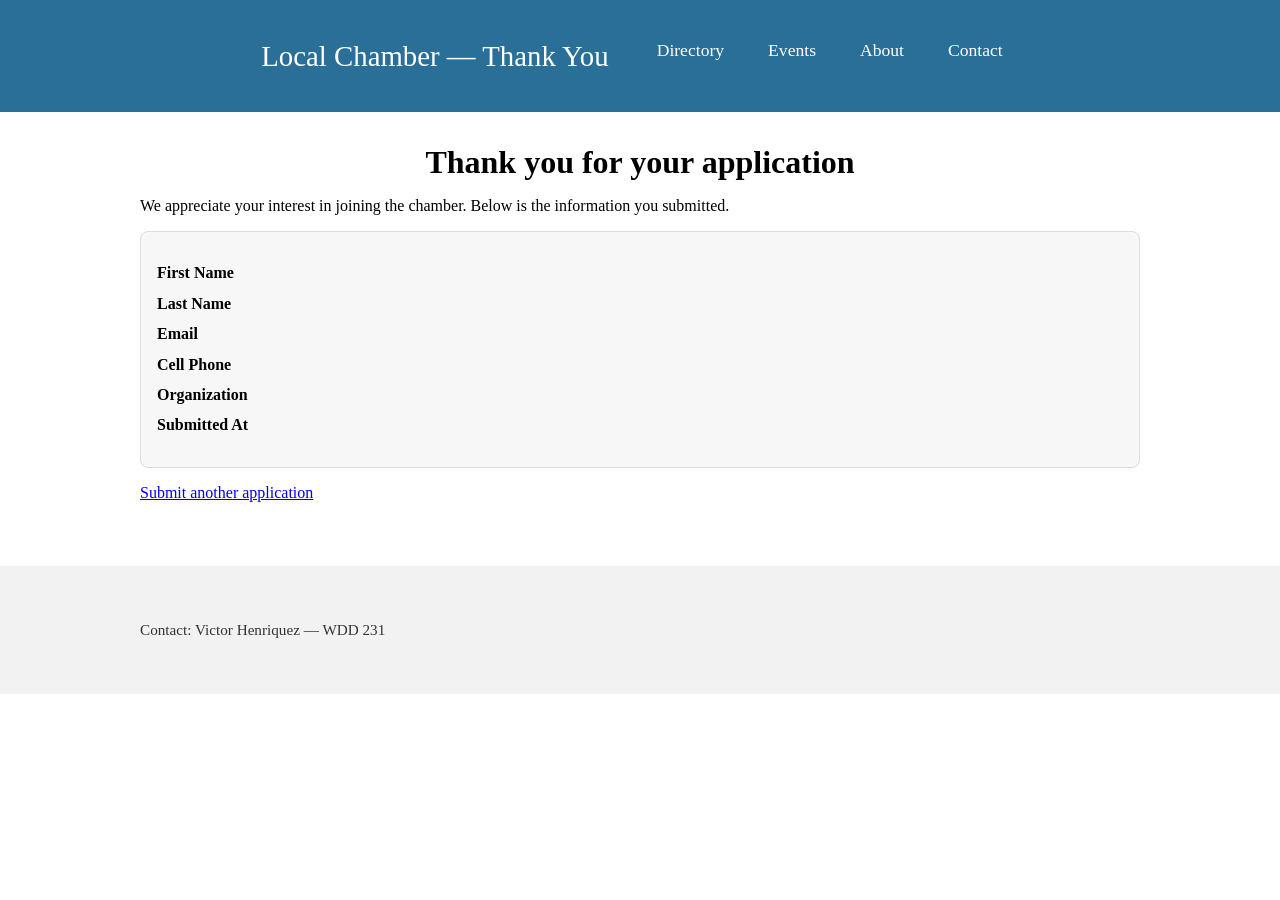
<file: chamber/thankyou.html>
<!doctype html>
<html lang="en">

<head>
  <meta charset="utf-8">
  <meta name="viewport" content="width=device-width,initial-scale=1">
  <title>Thank You — Victor Henriquez</title>
  <meta name="description" content="Thank you for submitting your chamber membership application. Below is the information you provided.">
  <meta name="author" content="Victor Henriquez">
  <link rel="icon" href="images/favicon.ico">
  <!-- Google Fonts preload -->
  <link rel="preconnect" href="https://fonts.googleapis.com">
  <link rel="preconnect" href="https://fonts.gstatic.com" crossorigin>
  <link href="https://fonts.googleapis.com/css2?family=Space+Mono:wght@400;700&family=DM+Sans:ital,opsz,wght@0,9..40,300;0,9..40,400;0,9..40,500;1,9..40,300&display=swap" rel="stylesheet">

  <meta property="og:title" content="Thank You — Victor Henriquez">
  <meta property="og:description" content="Thank you for applying to the local chamber — your submission has been received.">
  <meta property="og:image" content="https://victorjosedev.github.io/wdd231/images/logo.webp">
  <meta property="og:url" content="https://victorjosedev.github.io/wdd231/chamber/thankyou.html">

  <link rel="stylesheet" href="styles/normalize.css">
  <link rel="stylesheet" href="styles/small.css">
  <link rel="stylesheet" href="styles/large.css">
  <link rel="stylesheet" href="styles/thankyou.css">
</head>

<body>
  <header class="site-header">
    <div class="wrap">
      <div class="site-title">Local Chamber — Thank You</div>
      <nav class="main-nav">
        <ul>
          <li><a href="directory.html">Directory</a></li>
          <li><a href="#">Events</a></li>
          <li><a href="#">About</a></li>
          <li><a href="#">Contact</a></li>
        </ul>
      </nav>
    </div>
  </header>

  <main class="wrap">
    <h1>Thank you for your application</h1>
    <p>We appreciate your interest in joining the chamber. Below is the information you submitted.</p>

    <section class="result" aria-live="polite">
      <dl id="resultList">
        <dt>First Name</dt>
        <dd id="out-firstname"></dd>

        <dt>Last Name</dt>
        <dd id="out-lastname"></dd>

        <dt>Email</dt>
        <dd id="out-email"></dd>

        <dt>Cell Phone</dt>
        <dd id="out-phone"></dd>

        <dt>Organization</dt>
        <dd id="out-organization"></dd>

        <dt>Submitted At</dt>
        <dd id="out-timestamp"></dd>
      </dl>
    </section>

    <p><a href="join.html">Submit another application</a></p>
  </main>

  <footer class="site-footer">
    <div class="wrap">
      <p>Contact: Victor Henriquez — WDD 231</p>
    </div>
  </footer>

  <script src="scripts/thankyou.js" defer></script>
</body>

</html>
</file>
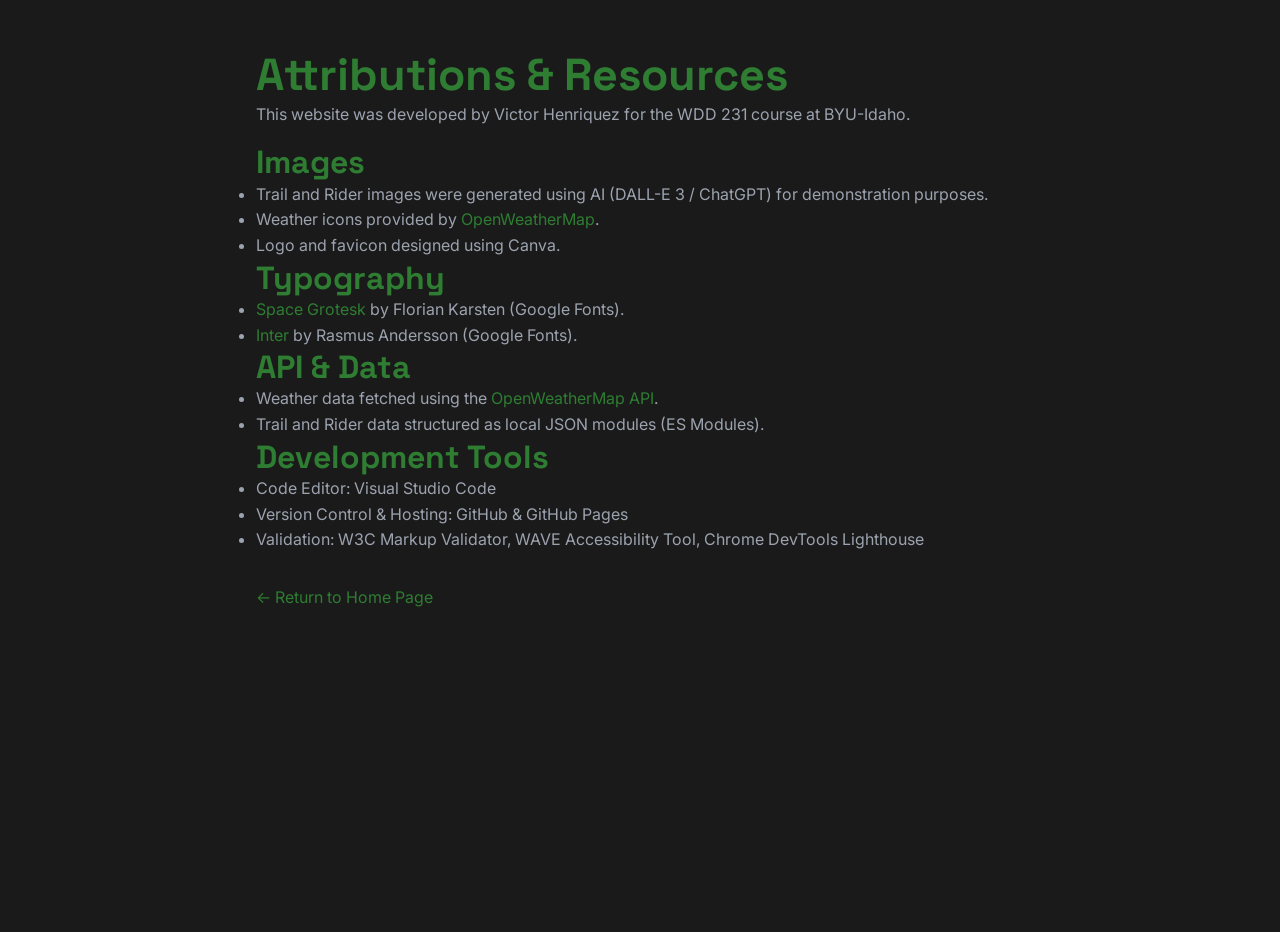
<file: finalproject/attributions.html>
<!doctype html>
<html lang="en">

<head>
    <meta charset="utf-8">
    <meta name="viewport" content="width=device-width, initial-scale=1">
    <title>Mountain E-Riders — Attributions</title>
    <meta name="description" content="Resources, images, and API attributions for the Mountain E-Riders website.">
    <meta name="author" content="Victor Henriquez">
    <link rel="icon" href="images/favicon.ico">

    <!-- Google Fonts: preconnect + stylesheet (no @import) -->
    <link rel="preconnect" href="https://fonts.googleapis.com">
    <link rel="preconnect" href="https://fonts.gstatic.com" crossorigin>
    <link href="https://fonts.googleapis.com/css2?family=Space+Grotesk&family=Inter&display=swap" rel="stylesheet">

    <!-- Project stylesheets -->
    <link rel="stylesheet" href="styles/base.css">
    <link rel="stylesheet" href="styles/small.css">

    <!-- Open Graph / Social -->
    <meta property="og:title" content="Mountain E-Riders — Attributions">
    <meta property="og:description"
        content="Attributions for images, data, and tools used to build the Mountain E‑Riders site.">
    <meta property="og:image"
        content="https://victorjosedev.github.io/wdd231/finalproject/images/trails/ridgeline.webp">
    <meta property="og:url" content="https://victorjosedev.github.io/wdd231/finalproject/attributions.html">
    <meta property="og:type" content="website">
</head>

<body>
    <main class="attributions-content">
        <h1>Attributions & Resources</h1>
        <p>This website was developed by Victor Henriquez for the WDD 231 course at BYU-Idaho.</p>

        <h2>Images</h2>
        <ul>
            <li>Trail and Rider images were generated using AI (DALL-E 3 / ChatGPT) for demonstration purposes.</li>
            <li>Weather icons provided by <a href="https://openweathermap.org/" target="_blank"
                    rel="noopener">OpenWeatherMap</a>.</li>
            <li>Logo and favicon designed using Canva.</li>
        </ul>

        <h2>Typography</h2>
        <ul>
            <li><a href="https://fonts.google.com/specimen/Space+Grotesk" target="_blank" rel="noopener">Space
                    Grotesk</a> by Florian Karsten (Google Fonts).</li>
            <li><a href="https://fonts.google.com/specimen/Inter" target="_blank" rel="noopener">Inter</a> by Rasmus
                Andersson (Google Fonts).</li>
        </ul>

        <h2>API & Data</h2>
        <ul>
            <li>Weather data fetched using the <a href="https://openweathermap.org/api" target="_blank"
                    rel="noopener">OpenWeatherMap API</a>.</li>
            <li>Trail and Rider data structured as local JSON modules (ES Modules).</li>
        </ul>

        <h2>Development Tools</h2>
        <ul>
            <li>Code Editor: Visual Studio Code</li>
            <li>Version Control & Hosting: GitHub & GitHub Pages</li>
            <li>Validation: W3C Markup Validator, WAVE Accessibility Tool, Chrome DevTools Lighthouse</li>
        </ul>

        <p class="return-link"><a href="index.html">&larr; Return to Home Page</a></p>
    </main>
    <script src="scripts/main.js" type="module"></script>
</body>

</html>
</file>
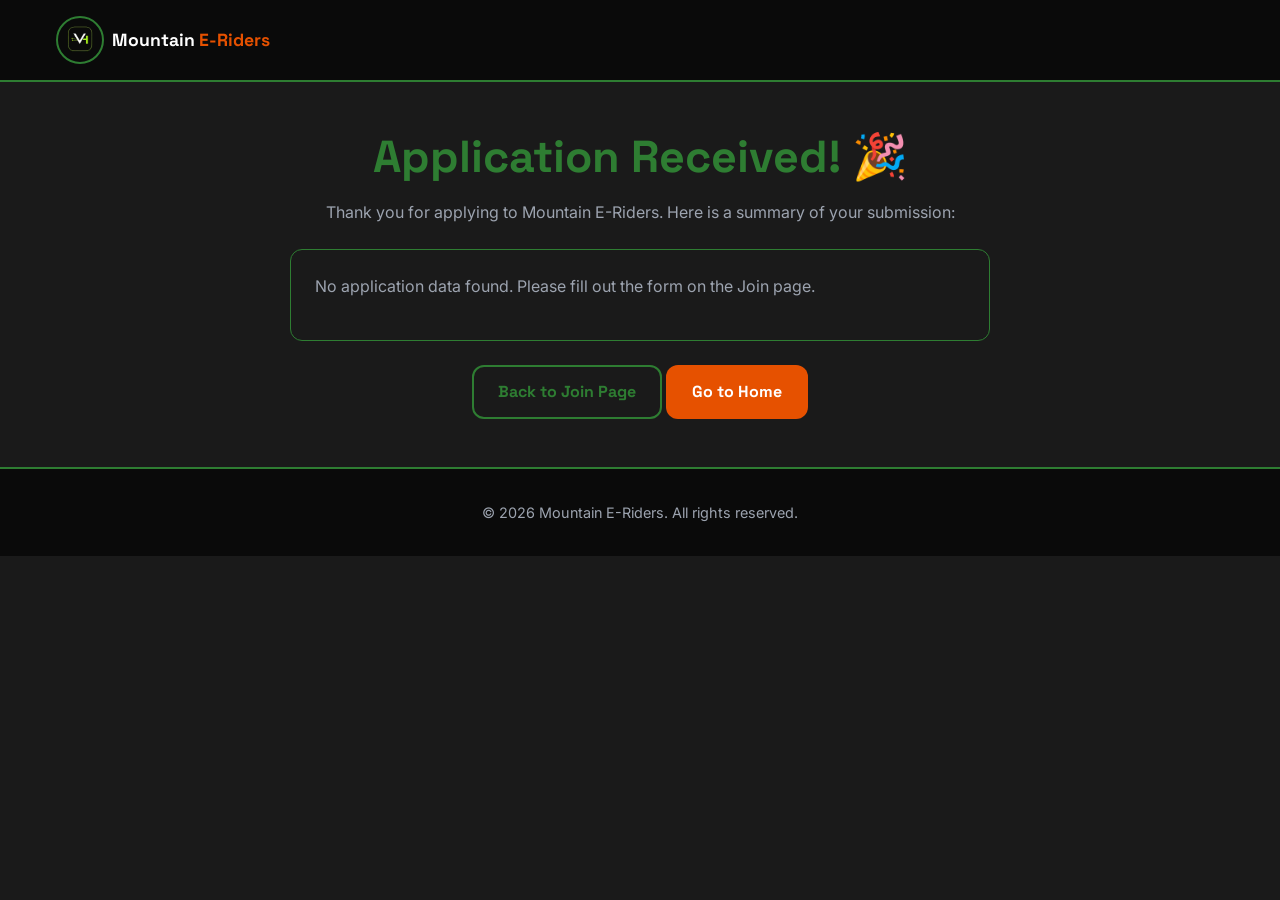
<file: finalproject/form-action.html>
<!doctype html>
<html lang="en">

<head>
    <meta charset="utf-8">
    <meta name="viewport" content="width=device-width, initial-scale=1">
    <title>Mountain E-Riders — Application Received</title>
    <meta name="description" content="Your membership application has been received.">
    <meta name="author" content="Victor Henriquez">

    <link rel="icon" href="images/favicon.ico">
    <link rel="preconnect" href="https://fonts.googleapis.com">
    <link rel="preconnect" href="https://fonts.gstatic.com" crossorigin>
    <link
        href="https://fonts.googleapis.com/css2?family=Space+Grotesk:wght@400;700&family=Inter:wght@400;600&display=swap"
        rel="stylesheet">
    <link rel="stylesheet" href="styles/base.css">
    <link rel="stylesheet" href="styles/small.css">
</head>

<body>
    <header class="site-header">
        <div class="wrap header-wrap">
            <div class="logo-area">
                <img src="images/logo.webp" alt="Mountain E-Riders Logo" class="site-logo" width="48" height="48">
                <div class="site-title">Mountain <span>E-Riders</span></div>
            </div>
        </div>
    </header>

    <main class="wrap">
        <section class="form-action-content">
            <h1>Application Received! 🎉</h1>
            <p>Thank you for applying to Mountain E-Riders. Here is a summary of your submission:</p>

            <div class="submission-summary" id="submission-summary">
                <!-- Data injected by JS -->
            </div>

            <a href="join.html" class="site-btn site-btn--secondary">Back to Join Page</a>
            <a href="index.html" class="site-btn site-btn--primary">Go to Home</a>
        </section>
    </main>

    <footer class="site-footer">
        <div class="wrap footer-wrap">
            <p>&copy; <span id="copyright-year"></span> Mountain E-Riders. All rights reserved.</p>
        </div>
    </footer>

    <script src="scripts/form-action.js" type="module"></script>
</body>

</html>
</file>
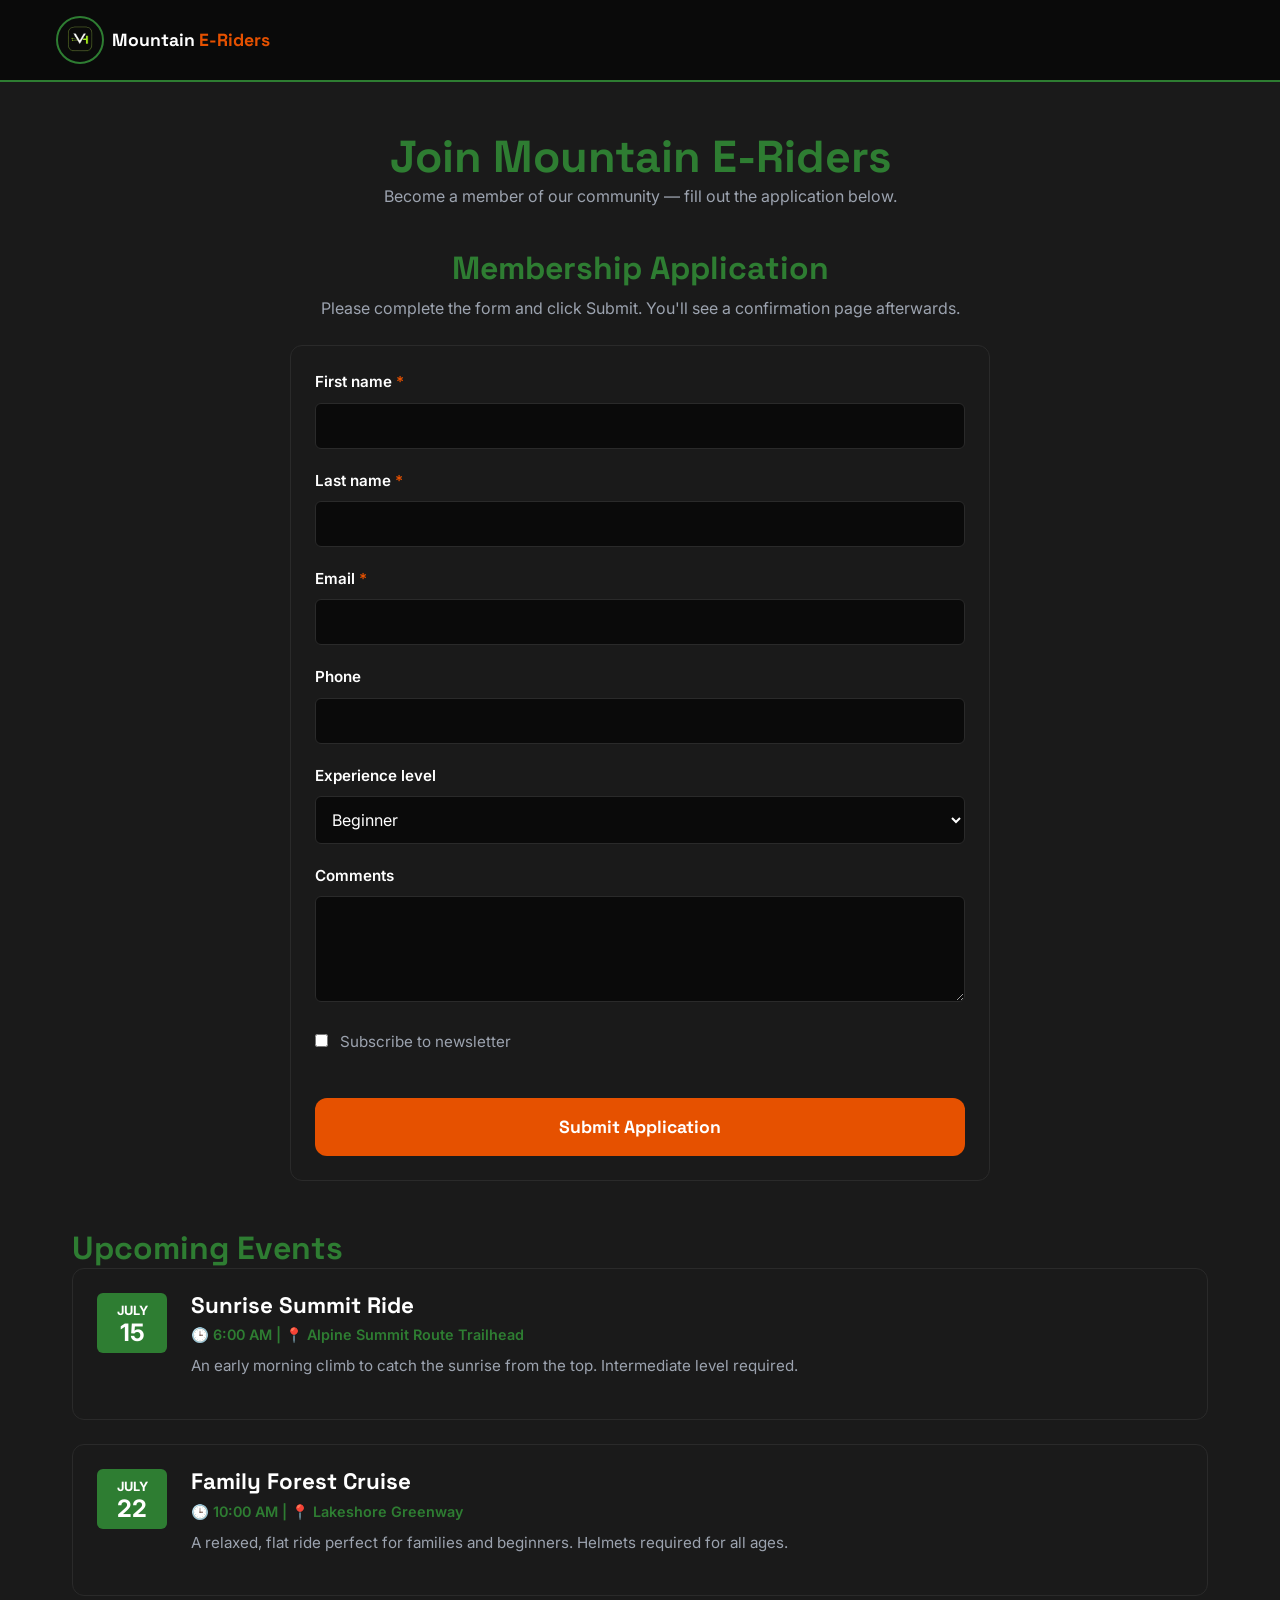
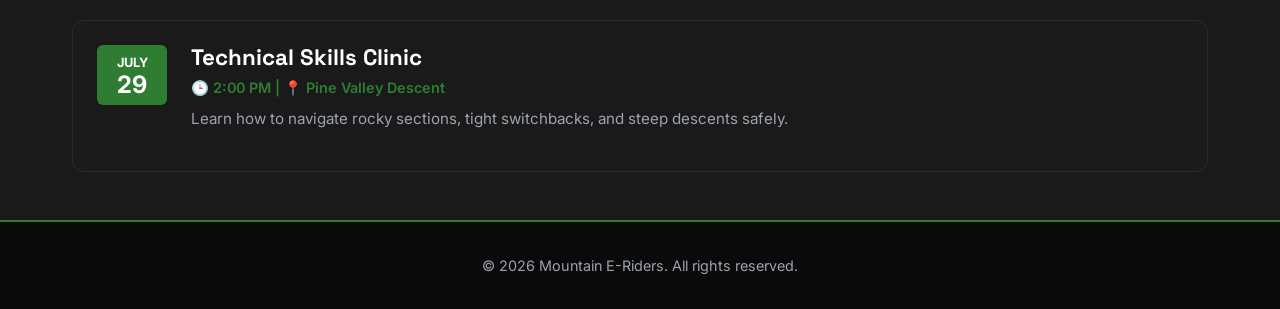
<file: finalproject/join.html>
<!doctype html>
<html lang="en">

<head>
    <meta charset="utf-8">
    <meta name="viewport" content="width=device-width, initial-scale=1">
    <title>Mountain E-Riders — Membership Application Received</title>
    <meta name="description" content="Your membership application has been received. We'll contact you with next steps and upcoming events.">
    <meta name="author" content="Victor Henriquez">

    <!-- Open Graph / Social -->
    <meta property="og:title" content="Mountain E-Riders — Membership Application Received">
    <meta property="og:description" content="Your membership application has been received. We'll contact you with next steps and upcoming events.">
    <meta property="og:image" content="https://victorjosedev.github.io/wdd231/finalproject/images/logo.webp">
    <meta property="og:url" content="https://victorjosedev.github.io/wdd231/finalproject/join.html">
    <meta property="og:type" content="website">

    <link rel="icon" href="images/favicon.ico">
    <link rel="preconnect" href="https://fonts.googleapis.com">
    <link rel="preconnect" href="https://fonts.gstatic.com" crossorigin>
    <link
        href="https://fonts.googleapis.com/css2?family=Space+Grotesk:wght@400;700&family=Inter:wght@400;600&display=swap"
        rel="stylesheet">
    <link rel="stylesheet" href="styles/base.css">
    <link rel="stylesheet" href="styles/small.css">
</head>

<body>
    <a class="skip-link" href="#main-content">Skip to main content</a>
    <header class="site-header">
        <div class="wrap header-wrap">
            <div class="logo-area">
                <img src="images/logo.webp" alt="Mountain E-Riders Logo" class="site-logo" width="48" height="48">
                <div class="site-title">Mountain <span>E-Riders</span></div>
            </div>
        </div>
    </header>

    <main id="main-content" class="wrap">
        <section class="join-hero">
            <h1>Join Mountain E-Riders</h1>
            <p>Become a member of our community — fill out the application below.</p>
        </section>

        <section class="membership-section">
            <div class="form-section">
                <h2>Membership Application</h2>
                <p>Please complete the form and click Submit. You'll see a confirmation page afterwards.</p>

                <form id="membership-form" class="membership-form" novalidate>
                    <div class="form-group">
                        <label for="firstName">First name <span class="required">*</span></label>
                        <input type="text" id="firstName" name="firstName" required>
                    </div>

                    <div class="form-group">
                        <label for="lastName">Last name <span class="required">*</span></label>
                        <input type="text" id="lastName" name="lastName" required>
                    </div>

                    <div class="form-group">
                        <label for="email">Email <span class="required">*</span></label>
                        <input type="email" id="email" name="email" required>
                    </div>

                    <div class="form-group">
                        <label for="phone">Phone</label>
                        <input type="tel" id="phone" name="phone">
                    </div>

                    <div class="form-group">
                        <label for="experience">Experience level</label>
                        <select id="experience" name="experience">
                            <option value="Beginner">Beginner</option>
                            <option value="Intermediate">Intermediate</option>
                            <option value="Advanced">Advanced</option>
                            <option value="Expert">Expert</option>
                        </select>
                    </div>

                    <div class="form-group">
                        <label for="comments">Comments</label>
                        <textarea id="comments" name="comments" rows="4"></textarea>
                    </div>

                    <div class="form-group checkbox-group">
                        <input type="checkbox" id="newsletter" name="newsletter" value="yes">
                        <label for="newsletter">Subscribe to newsletter</label>
                    </div>

                    <button type="submit" class="site-btn site-btn--primary site-btn-submit">Submit Application</button>
                </form>
            </div>
        </section>

        <section class="events-section wrap">
            <h2>Upcoming Events</h2>
            <div id="events-container" class="events-grid"></div>
        </section>
    </main>

    <footer class="site-footer">
        <div class="wrap footer-wrap">
            <p>&copy; <span id="copyright-year"></span> Mountain E-Riders. All rights reserved.</p>
        </div>
    </footer>

    <script src="scripts/join.js" type="module"></script>
</body>

</html>
</file>
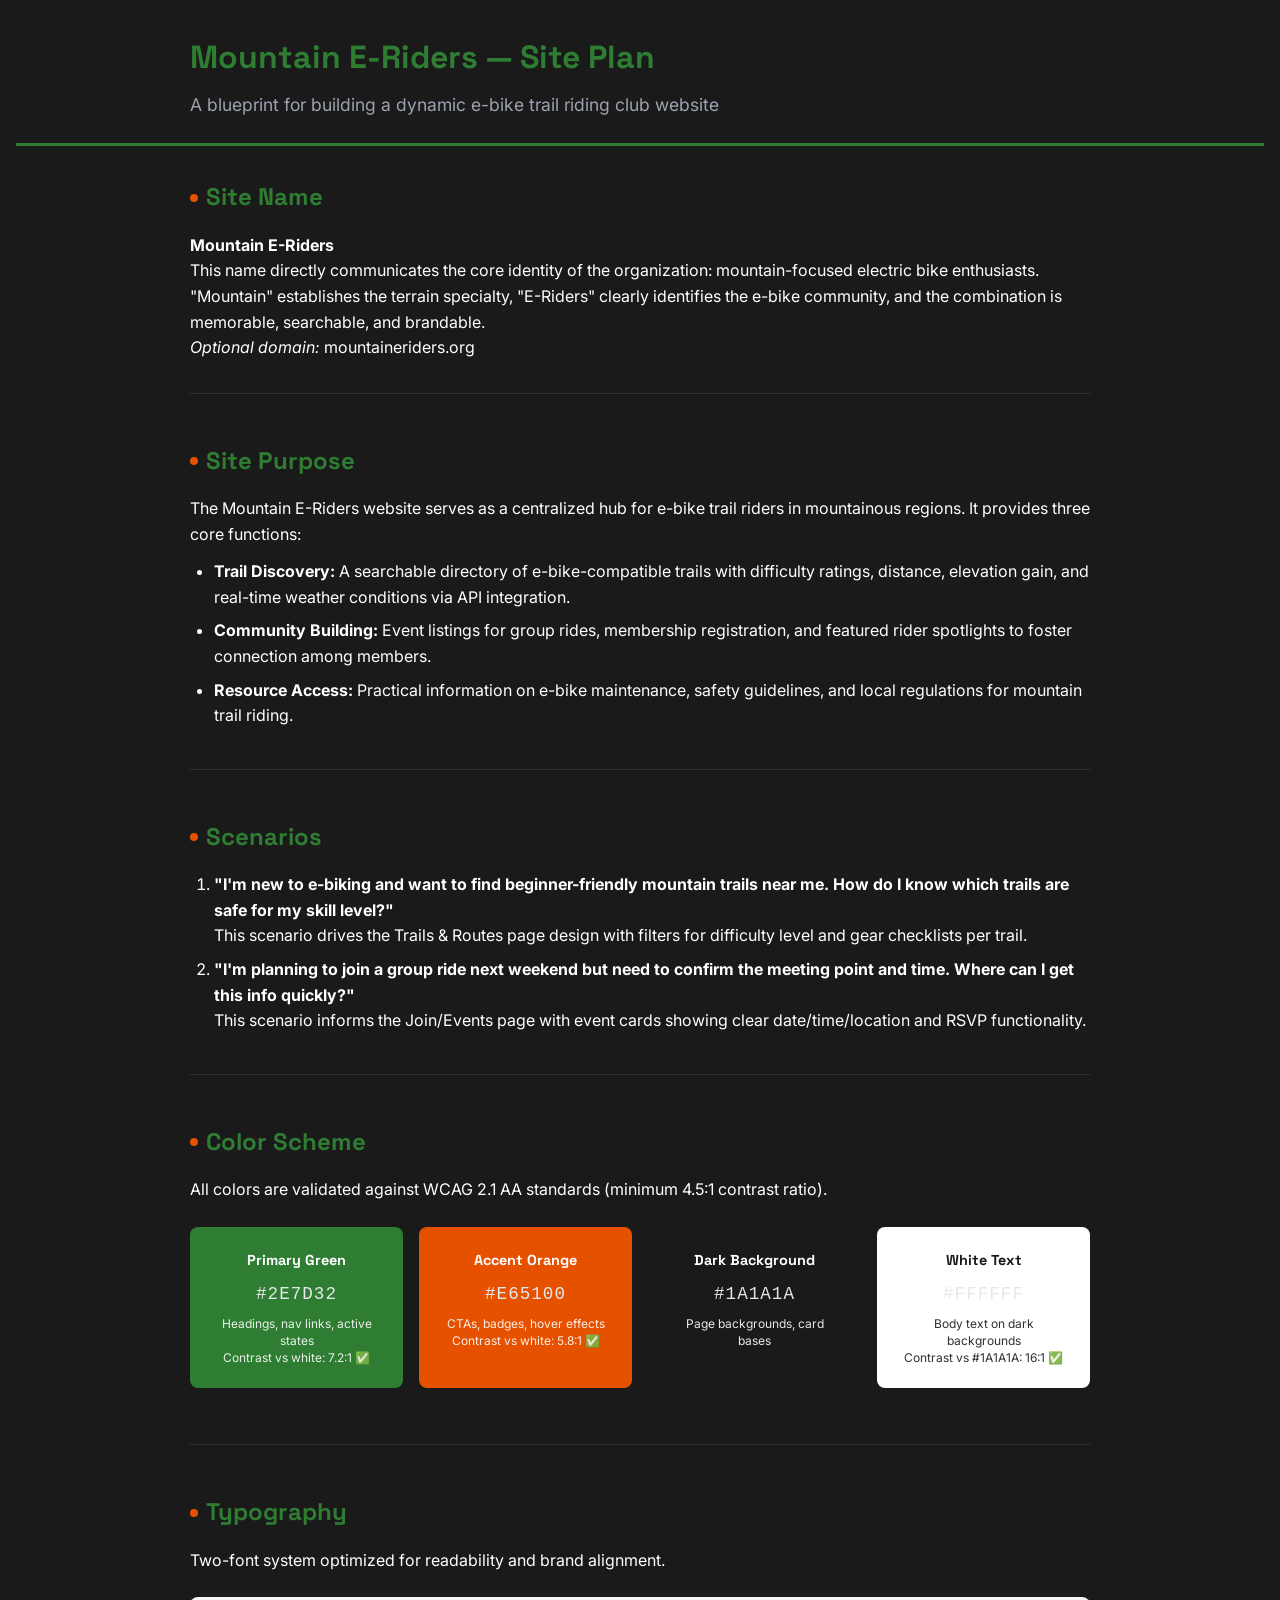
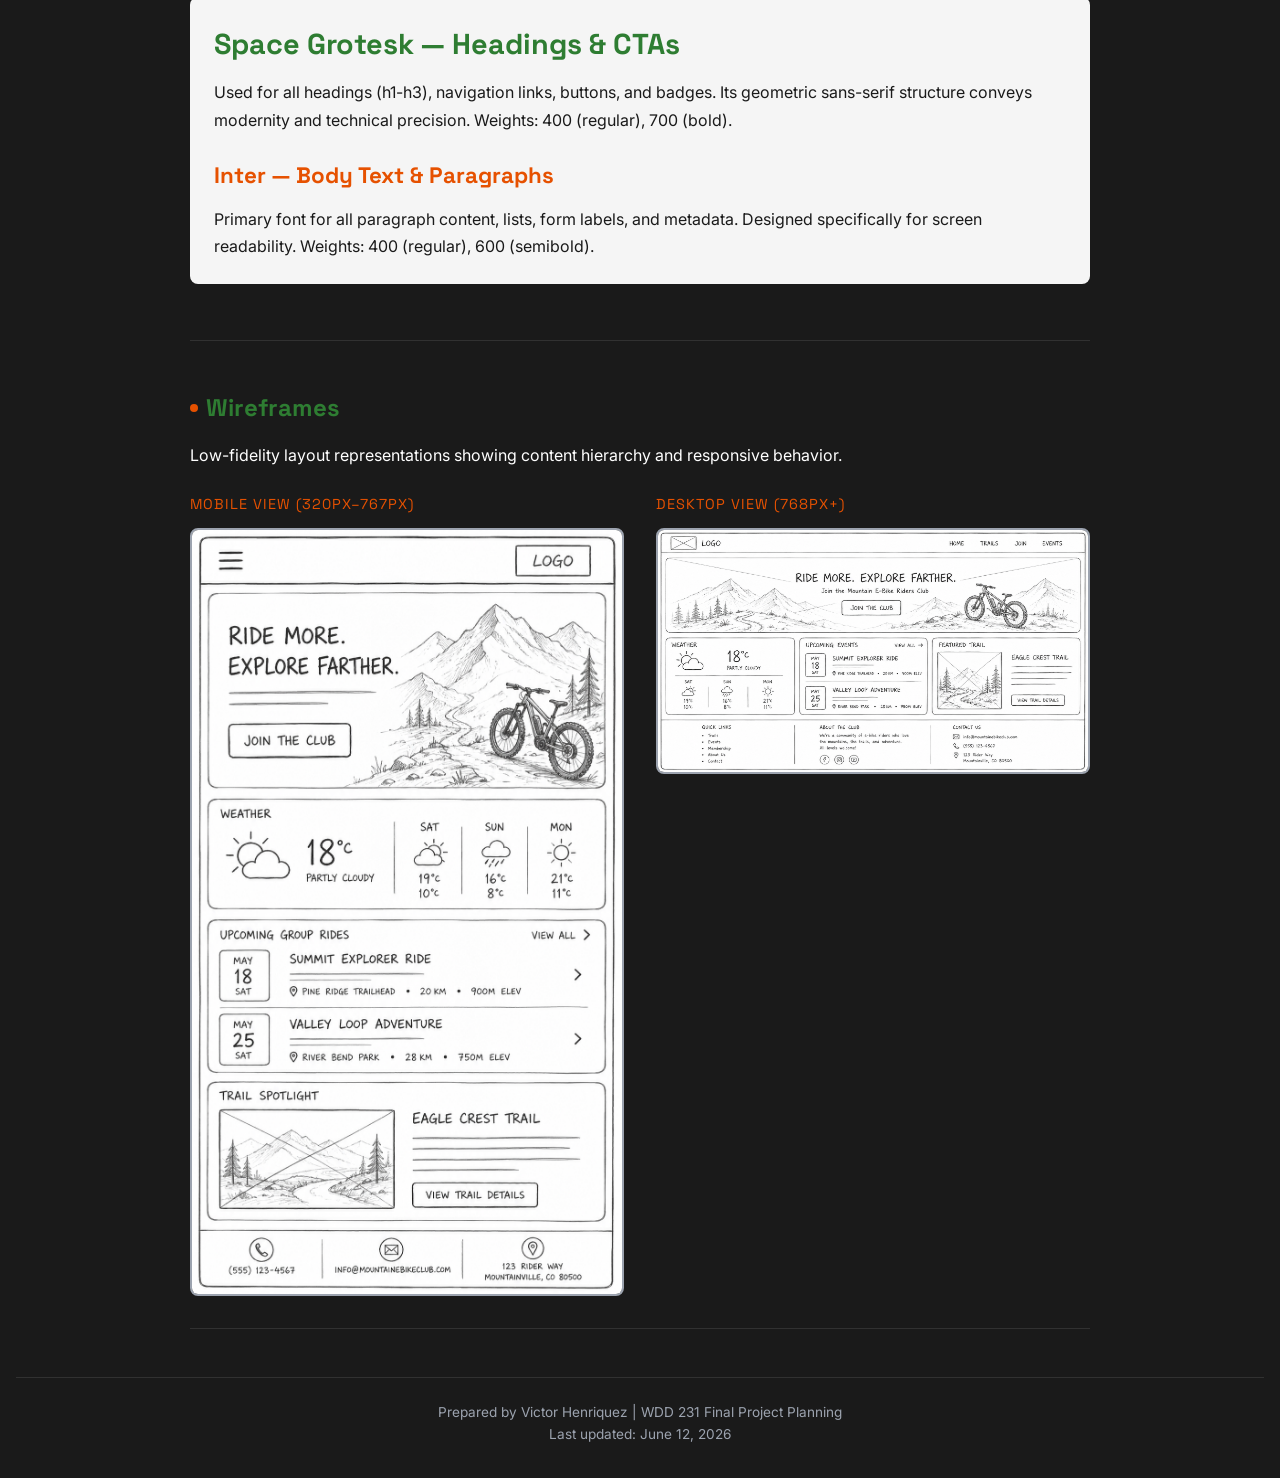
<file: finalproject/site-plan.html>
<!doctype html>
<html lang="en">

<head>
    <meta charset="utf-8">
    <meta name="viewport" content="width=device-width, initial-scale=1">
    <title>Mountain E-Riders — Site Plan</title>
    <meta name="description"
        content="Website plan for Mountain E-Riders, an e-bike trail riding club. Includes color scheme, typography, wireframes, and project scope.">
    <meta name="author" content="Victor Henriquez">

    <!-- Open Graph -->
    <meta property="og:title" content="Mountain E-Riders — Site Plan">
    <meta property="og:description" content="Planning document for a community e-bike trail riding club website.">
    <meta property="og:url" content="https://victorjosedev.github.io/wdd231/finalproject/site-plan.html">

    <link rel="icon" href="../images/favicon.ico">
    <link rel="preconnect" href="https://fonts.googleapis.com">
    <link rel="preconnect" href="https://fonts.gstatic.com" crossorigin>
    <link
        href="https://fonts.googleapis.com/css2?family=Space+Grotesk:wght@400;700&family=Inter:wght@400;600&display=swap"
        rel="stylesheet">
    <link rel="stylesheet" href="styles/plan.css">
</head>

<body>
    <header class="site-header">
        <div class="wrap">
            <h1>Mountain E-Riders — Site Plan</h1>
            <p class="subtitle">A blueprint for building a dynamic e-bike trail riding club website</p>
        </div>
    </header>

    <main class="wrap">
        <!-- SITE NAME -->
        <section class="plan-section">
            <h2>Site Name</h2>
            <p><strong>Mountain E-Riders</strong></p>
            <p>This name directly communicates the core identity of the organization: mountain-focused electric bike
                enthusiasts. "Mountain" establishes the terrain specialty, "E-Riders" clearly identifies the e-bike
                community, and the combination is memorable, searchable, and brandable.</p>
            <p><em>Optional domain:</em> mountaineriders.org</p>
        </section>

        <!-- SITE PURPOSE -->
        <section class="plan-section">
            <h2>Site Purpose</h2>
            <p>The Mountain E-Riders website serves as a centralized hub for e-bike trail riders in mountainous regions.
                It provides three core functions:</p>
            <ul>
                <li><strong>Trail Discovery:</strong> A searchable directory of e-bike-compatible trails with difficulty
                    ratings, distance, elevation gain, and real-time weather conditions via API integration.</li>
                <li><strong>Community Building:</strong> Event listings for group rides, membership registration, and
                    featured rider spotlights to foster connection among members.</li>
                <li><strong>Resource Access:</strong> Practical information on e-bike maintenance, safety guidelines,
                    and local regulations for mountain trail riding.</li>
            </ul>
        </section>

        <!-- SCENARIOS -->
        <section class="plan-section">
            <h2>Scenarios</h2>
            <ol>
                <li>
                    <strong>"I'm new to e-biking and want to find beginner-friendly mountain trails near me. How do I
                        know which trails are safe for my skill level?"</strong>
                    <p>This scenario drives the Trails & Routes page design with filters for difficulty level and gear
                        checklists per trail.</p>
                </li>
                <li>
                    <strong>"I'm planning to join a group ride next weekend but need to confirm the meeting point and
                        time. Where can I get this info quickly?"</strong>
                    <p>This scenario informs the Join/Events page with event cards showing clear date/time/location and
                        RSVP functionality.</p>
                </li>
            </ol>
        </section>

        <!-- COLOR SCHEME -->
        <section class="plan-section">
            <h2>Color Scheme</h2>
            <p>All colors are validated against WCAG 2.1 AA standards (minimum 4.5:1 contrast ratio).</p>

            <div class="color-grid">
                <div class="color-swatch swatch-green">
                    <span class="swatch-label">Primary Green</span>
                    <code>#2E7D32</code>
                    <small>Headings, nav links, active states<br>Contrast vs white: 7.2:1 ✅</small>
                </div>
                <div class="color-swatch swatch-orange">
                    <span class="swatch-label">Accent Orange</span>
                    <code>#E65100</code>
                    <small>CTAs, badges, hover effects<br>Contrast vs white: 5.8:1 ✅</small>
                </div>
                <div class="color-swatch swatch-dark">
                    <span class="swatch-label">Dark Background</span>
                    <code>#1A1A1A</code>
                    <small>Page backgrounds, card bases</small>
                </div>
                <div class="color-swatch swatch-white">
                    <span class="swatch-label">White Text</span>
                    <code>#FFFFFF</code>
                    <small>Body text on dark backgrounds<br>Contrast vs #1A1A1A: 16:1 ✅</small>
                </div>
            </div>
        </section>

        <!-- TYPOGRAPHY -->
        <section class="plan-section">
            <h2>Typography</h2>
            <p>Two-font system optimized for readability and brand alignment.</p>

            <div class="type-specimen">
                <h3 class="specimen-heading">Space Grotesk — Headings & CTAs</h3>
                <p class="specimen-body">Used for all headings (h1-h3), navigation links, buttons, and badges. Its
                    geometric sans-serif structure conveys modernity and technical precision. Weights: 400 (regular),
                    700 (bold).</p>

                <h3 class="specimen-subheading">Inter — Body Text & Paragraphs</h3>
                <p class="specimen-body">Primary font for all paragraph content, lists, form labels, and metadata.
                    Designed specifically for screen readability. Weights: 400 (regular), 600 (semibold).</p>
            </div>
        </section>

        <!-- WIREFRAMES -->
        <section class="plan-section">
            <h2>Wireframes</h2>
            <p>Low-fidelity layout representations showing content hierarchy and responsive behavior.</p>

            <div class="wireframe-container">
                <figure class="wireframe">
                    <figcaption>Mobile View (320px–767px)</figcaption>
                    <img src="images/wireframe-mobile.png"
                        alt="Mobile wireframe showing vertical layout with hamburger menu, hero section with e-bike illustration, weather widget, upcoming group rides, trail spotlight, and footer with contact info"
                        width="375" loading="lazy">
                </figure>

                <figure class="wireframe">
                    <figcaption>Desktop View (768px+)</figcaption>
                    <img src="images/wireframe-desktop.png"
                        alt="Desktop wireframe showing horizontal navigation, full-width hero banner, three-column grid with weather, events, and trail spotlight, and multi-column footer"
                        width="720" loading="lazy">
                </figure>
            </div>
        </section>
    </main>

    <footer class="site-footer">
        <div class="wrap">
            <p>Prepared by Victor Henriquez | WDD 231 Final Project Planning</p>
            <p>Last updated: June 12, 2026</p>
        </div>
    </footer>
</body>

</html>
</file>
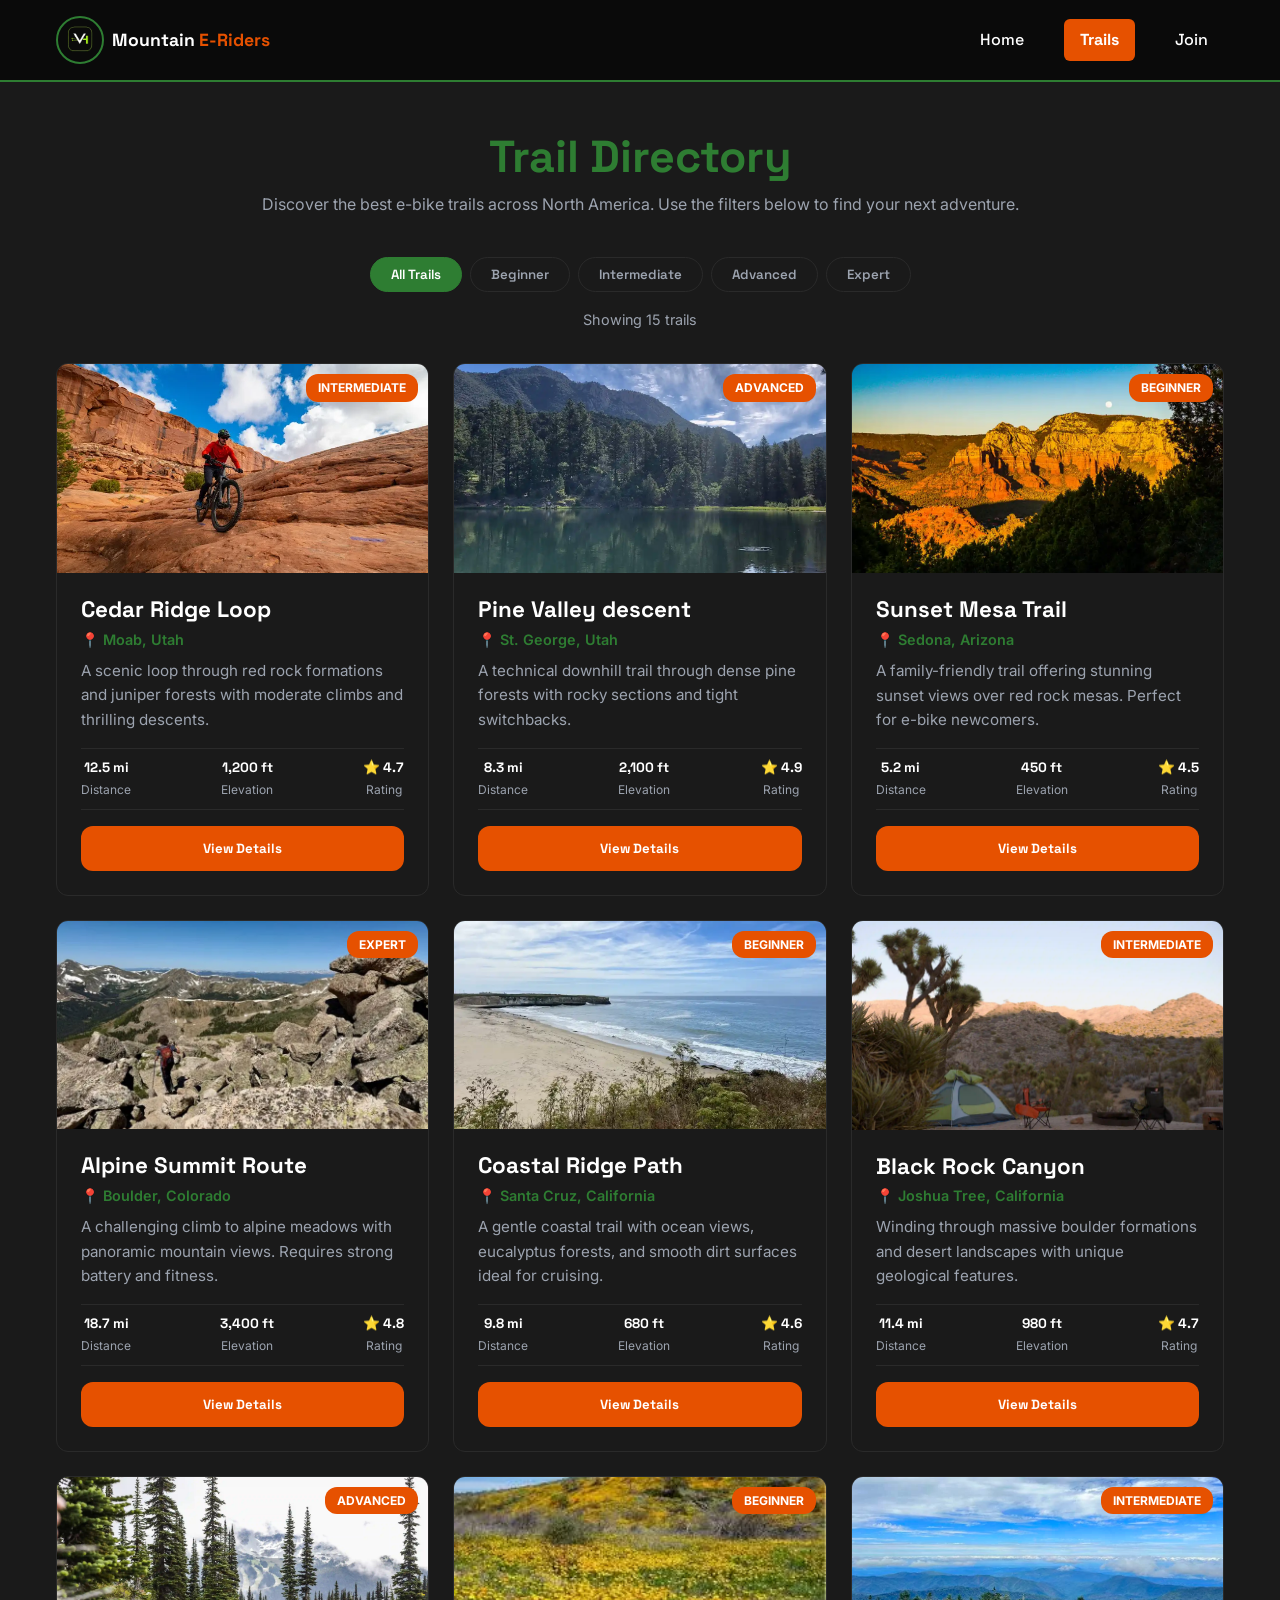
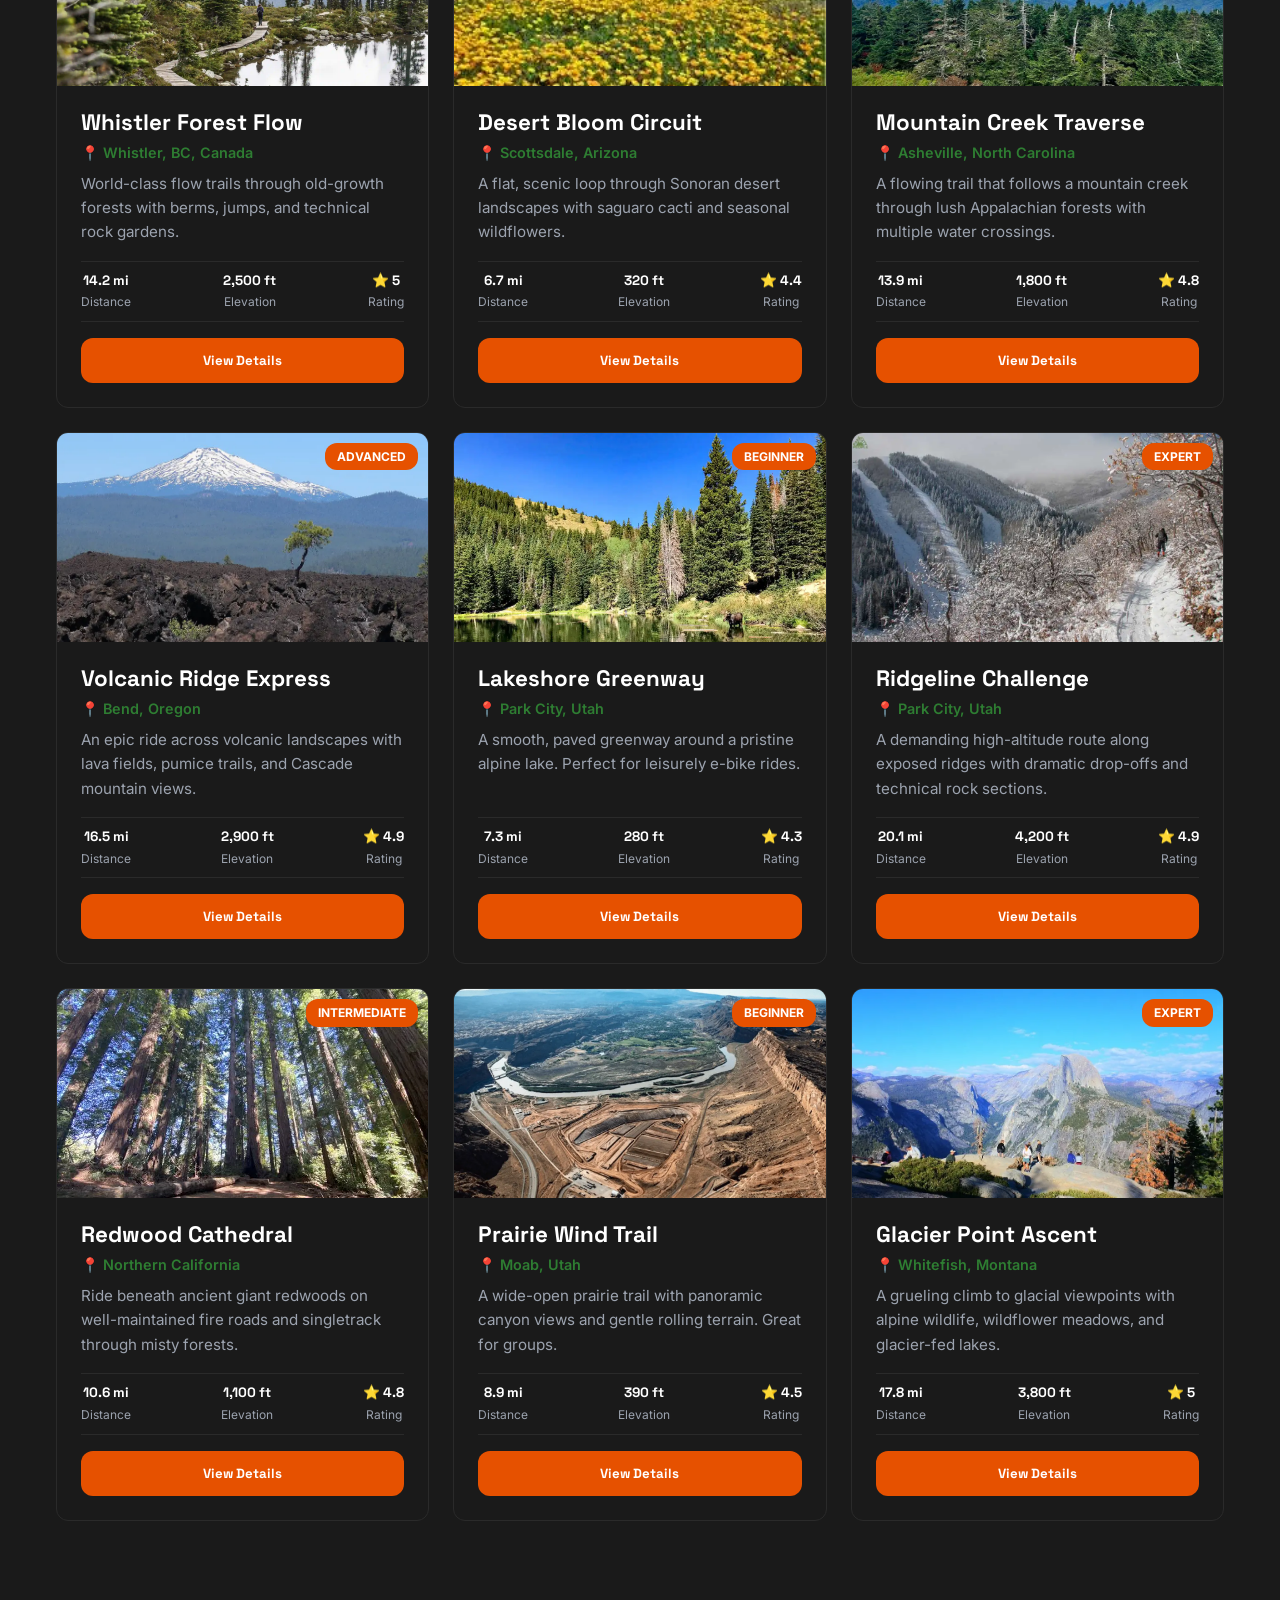
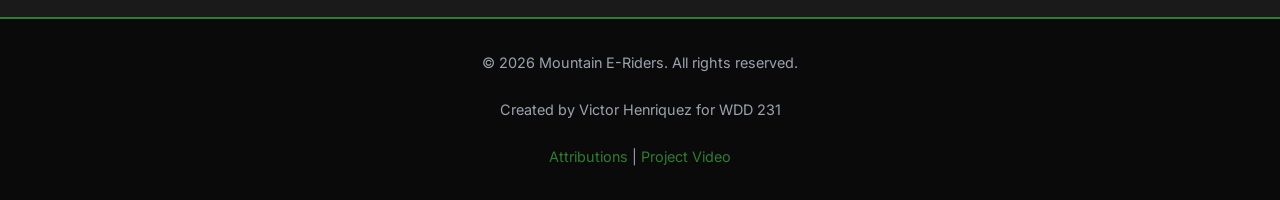
<file: finalproject/trails.html>
<!doctype html>
<html lang="en">

<head>
    <meta charset="utf-8">
    <meta name="viewport" content="width=device-width, initial-scale=1">
    <title>Mountain E-Riders — Trails & Routes</title>
    <meta name="description"
        content="Explore our curated directory of 15+ electric mountain bike trails. Filter by difficulty, view elevation, distance, and real-time trail conditions.">
    <meta name="author" content="Victor Henriquez">

    <!-- Open Graph -->
    <meta property="og:title" content="Mountain E-Riders — Trails & Routes">
    <meta property="og:description" content="Explore our curated directory of 15+ electric mountain bike trails.">
    <meta property="og:image" content="https://victorjosedev.github.io/wdd231/finalproject/images/logo.webp">
    <meta property="og:url" content="https://victorjosedev.github.io/wdd231/finalproject/trails.html">

    <link rel="icon" href="images/favicon.ico">
    <link rel="preconnect" href="https://fonts.googleapis.com">
    <link rel="preconnect" href="https://fonts.gstatic.com" crossorigin>
    <link
        href="https://fonts.googleapis.com/css2?family=Space+Grotesk:wght@400;700&family=Inter:wght@400;600&display=swap"
        rel="stylesheet">

    <link rel="stylesheet" href="styles/base.css">
    <link rel="stylesheet" href="styles/small.css">
    <link rel="stylesheet" href="styles/large.css">
</head>

<body>
    <header class="site-header">
        <div class="wrap header-wrap">
            <div class="logo-area">
                <img src="images/logo.webp" alt="Mountain E-Riders Logo" class="site-logo" width="48" height="48">
                <div class="site-title">Mountain <span>E-Riders</span></div>
            </div>
            <button id="menu-toggle" aria-label="Toggle navigation menu" aria-expanded="false">☰</button>
            <nav class="main-nav" id="primary-nav" aria-label="Main navigation">
                <ul>
                    <li><a href="index.html">Home</a></li>
                    <li><a href="trails.html" class="active">Trails</a></li>
                    <li><a href="join.html">Join</a></li>
                </ul>
            </nav>
        </div>
    </header>

    <main>
        <section class="trails-hero wrap">
            <h1>Trail Directory</h1>
            <p>Discover the best e-bike trails across North America. Use the filters below to find your next adventure.
            </p>
        </section>

        <!-- Filter Controls -->
        <section class="filter-section wrap">
            <div class="filter-container" role="group" aria-label="Filter trails by difficulty">
                <button class="filter-btn active" data-filter="all">All Trails</button>
                <button class="filter-btn" data-filter="Beginner">Beginner</button>
                <button class="filter-btn" data-filter="Intermediate">Intermediate</button>
                <button class="filter-btn" data-filter="Advanced">Advanced</button>
                <button class="filter-btn" data-filter="Expert">Expert</button>
            </div>
            <p class="trail-count" id="trail-count">Showing 15 trails</p>
        </section>

        <!-- Dynamic Trails Grid -->
        <section class="trails-grid-section wrap">
            <div class="trails-grid" id="trails-container">
                <!-- Cards injected by JavaScript -->
            </div>
        </section>
    </main>

    <!-- Modal Container (Hidden by default) -->
    <div id="trail-modal" class="modal-overlay hidden" role="dialog" aria-modal="true"
        aria-labelledby="modal-trail-title">
        <div class="modal-content">
            <button class="modal-close" aria-label="Close modal">&times;</button>
            <div id="modal-body">
                <!-- Modal content injected by JS -->
            </div>
        </div>
    </div>

    <footer class="site-footer">
        <div class="wrap footer-wrap">
            <p>&copy; <span id="copyright-year"></span> Mountain E-Riders. All rights reserved.</p>
            <p>Created by Victor Henriquez for WDD 231</p>
            <p><a href="attributions.html">Attributions</a> | <a href="https://www.youtube.com/watch?v=YOUR_VIDEO_ID"
                    target="_blank" rel="noopener">Project Video</a></p>
        </div>
    </footer>

    <script src="scripts/trails.js" type="module"></script>
</body>

</html>
</file>
<file: styles/small.css>
:root {
    --brand-primary: #1a4d8c;
    --brand-dark: #0d2b4f;
    --brand-accent: #2e7ab3;
    --brand-light: #cfe4ff;

    --bg-main: #f5f5f5;
    --bg-card: #ffffff;
    --bg-card-alt: #f9f9f9;
    --bg-button: #e0e0e0;
    --bg-button-hover: #c0c0c0;

    --text-main: #333333;
    --text-muted: #666666;
    --text-white: #ffffff;

    --success-bg: #e8f5e9;
    --success-border: #4caf50;
    --success-text: #2e7d32;

    --shadow-card: #0000001a;
}

* {
    margin: 0;
    padding: 0;
    box-sizing: border-box;
}

body {
    font-family: 'DM Sans', sans-serif;
    line-height: 1.6;
    color: var(--text-main);
    background-color: var(--bg-main);
}

header {
    background-color: var(--brand-primary);
    color: var(--text-white);
    display: flex;
    justify-content: space-between;
    align-items: center;
    padding: 1rem;
}

.logo-container {
    display: flex;
    align-items: center;
    gap: 0.75rem;
    flex-wrap: nowrap;
}

.logo {
    display: block;
    width: 63px;
    height: 63px;
    flex-shrink: 0;
}

.name {
    font-size: 1.4rem;
    font-weight: 700;
    font-family: 'Space Mono', monospace;
    white-space: nowrap;
}

#menu-toggle {
    background: none;
    border: none;
    color: var(--text-white);
    font-size: 2rem;
    cursor: pointer;
    display: block;
}

/* Wayfinding / breadcrumb */
.breadcrumb {
    background-color: var(--brand-dark);
    color: var(--text-white);
    padding: 0.4rem 1rem;
}

.breadcrumb ol {
    list-style: none;
    display: flex;
    gap: 0.5rem;
    align-items: center;
    flex-wrap: wrap;
}

.breadcrumb li::after {
    content: ">";
    margin-left: 0.5rem;
    color: var(--brand-light);
}

.breadcrumb li:last-child::after {
    content: "";
}

.breadcrumb a {
    color: var(--text-white);
    text-decoration: none;
    opacity: 0.9;
}

.breadcrumb a[aria-current="page"] {
    font-weight: 700;
    opacity: 1;
}

nav {
    color: var(--text-white);
}

#primary-nav {
    background-color: var(--brand-dark);
    max-height: 0;
    overflow: hidden;
    transition: max-height 0.3s ease;
}

#primary-nav.show {
    max-height: 300px;
}

#primary-nav ul {
    list-style: none;
    display: flex;
    flex-direction: column;
}

#primary-nav li {
    border-bottom: 1px solid var(--brand-primary);
}

#primary-nav a {
    display: block;
    padding: 1rem;
    color: var(--text-white);
    text-decoration: none;
    transition: background-color 0.3s;
}

#primary-nav a:hover {
    background-color: var(--brand-primary);
}

#primary-nav a.active {
    background-color: var(--brand-accent);
    font-weight: bold;
}

main {
    max-width: 1200px;
    margin: 0 auto;
    padding: 1rem;
}

h1 {
    font-size: 2rem;
    font-family: 'Space Mono', monospace;
    margin-bottom: 1.5rem;
    color: var(--brand-primary);
    border-bottom: 3px solid var(--brand-primary);
    display: inline-block;
}

h2 {
    font-size: 1.5rem;
    font-family: 'Space Mono', monospace;
    margin-bottom: 1rem;
    color: var(--brand-dark);
}

.courses-section {
    background-color: var(--bg-card);
    padding: 1.5rem;
    border-radius: 8px;
    margin-bottom: 2rem;
    box-shadow: 0 2px 4px var(--shadow-card);
}

.filter-buttons {
    display: flex;
    gap: 0.5rem;
    justify-content: center;
    margin-bottom: 1.5rem;
    flex-wrap: wrap;
}

.filter-buttons button {
    background-color: var(--bg-button);
    border: none;
    padding: 0.5rem 1rem;
    font-size: 1rem;
    cursor: pointer;
    border-radius: 4px;
    transition: background-color 0.3s;
    font-family: inherit;
}

.filter-buttons button:hover {
    background-color: var(--bg-button-hover);
}

.filter-buttons button.active {
    background-color: var(--brand-primary);
    color: var(--text-white);
}

.courses-grid {
    display: grid;
    grid-template-columns: 1fr;
    gap: 1rem;
    margin-bottom: 1.5rem;
    min-height: 200px;
}


.course-card {
    background-color: var(--bg-card-alt);
    border-left: 4px solid var(--brand-primary);
    padding: 1rem;
    border-radius: 4px;
    box-shadow: 0 1px 3px var(--shadow-card);
}

.course-card h3 {
    font-size: 1.1rem;
    margin-bottom: 0.5rem;
    color: var(--brand-primary);
}

.course-card p {
    font-size: 0.9rem;
    color: var(--text-muted);
}

.course-card.completed {
    background-color: var(--success-bg);
    border-left-color: var(--success-border);
}

.course-card.completed h3 {
    color: var(--success-text);
}

.total-credits {
    text-align: center;
    padding: 1rem;
    background-color: var(--bg-button);
    border-radius: 4px;
    font-weight: bold;
    font-size: 1.2rem;
}

.total-credits span {
    color: var(--brand-primary);
    font-size: 1.5rem;
}

.location-section {
    background-color: var(--bg-card);
    padding: 1.5rem;
    border-radius: 8px;
    margin-bottom: 2rem;
    box-shadow: 0 2px 4px var(--shadow-card);
    min-height: 150px;
}

.location-content p {
    font-size: 1.2rem;
}

.info-section {
    background-color: var(--bg-card);
    padding: 1.5rem;
    border-radius: 8px;
    margin-bottom: 2rem;
    box-shadow: 0 2px 4px var(--shadow-card);
}

footer {
    background-color: var(--brand-dark);
    color: var(--text-white);
    text-align: center;
    padding: 1.5rem;
    margin-top: 2rem;
}

.social-links {
    display: flex;
    justify-content: center;
    gap: 2rem;
    margin-bottom: 1rem;
}

.social-links a {
    color: var(--text-white);
    text-decoration: none;
    font-size: 1.2rem;
    transition: opacity 0.3s;
}

.social-links a:hover {
    opacity: 0.7;
}

.footer-info p {
    margin: 0.5rem 0;
    font-size: 0.9rem;
}

.courses-section,
h2 {
    text-align: center;
}

/* Mobile header alignment fix: logo left, hamburger right */
header.site-header .header-wrap {
    display: flex;
    align-items: center;
}

header.site-header .logo-area {
    display: flex;
    align-items: center;
}

header.site-header #menu-toggle {
    margin-left: auto;
    background: none;
    border: none;
    color: var(--text-white);
    font-size: 2rem;
    cursor: pointer;
}
</file>
<file: styles/larger.css>
@media screen and (min-width: 768px) {

    #menu-toggle {
        display: none;
    }

    /* center header/logo on tablet widths when menu toggle is hidden */
    header {
        justify-content: center;
    }

    .logo-container {
        justify-content: center;
    }

    #primary-nav {
        max-height: none !important;
    }

    #primary-nav ul {
        flex-direction: row;
        justify-content: center;
    }

    #primary-nav li {
        border-bottom: none;
    }

    #primary-nav a {
        padding: 1rem 1.5rem;
    }

    .courses-grid {
        grid-template-columns: repeat(2, 1fr);
    }

    main {
        padding: 2rem;
    }

    h1 {
        font-size: 2.5rem;
    }

    .courses-section,
    h2 {
        text-align: center;
    }
}

@media screen and (min-width: 1024px) {

    .courses-grid {
        grid-template-columns: repeat(3, 1fr);
    }

    .filter-buttons button {
        padding: 0.75rem 2rem;
        font-size: 1.1rem;
    }

    header {
        justify-content: center;
    }

    .logo-container {
        justify-content: center;
    }

    .location-content {
        text-align: center;
    }

    .info-section p {
        text-align: center;
    }
}
</file>
<file: chamber/styles/small.css>
/* Small / base styles */
:root {
  /* Color Palette - standardised to CSS variables */
  --brand: #2a6f97;
  --muted: #f2f2f2;
  --accent: #e0a800;
  --accent-hover: #ffc107;

  --color-whitee: #ffffff;
  --color-blackk: #000000;

  --text-primary: #333333;
  --text-secondary: #555555;
  --text-light: #666666;
  --text-dark: #444444;

  --border-light: #dddddd;
  --border-muted: #cccccc;
  --border-split: #e6e6e6;

  --card-bg-alt: #f7f7f7;

  /* Alpha transparency colors (converted to 8-digit HEX) */
  --bg-overlay: #0000008c;
  --shadow-text: #000000cc;
  --shadow-light: #0000001a;
  --shadow-medium: #00000026;
  --shadow-button: #00000033;
  --shadow-logo-border: #0000000f;
  --shadow-logo: #0000000a;

  /* Badge colors */
  --badge-level-3: #c59d00;
  --badge-level-2: #9aa0a6;
  --badge-level-1: #6b9b6b;
}

/* Center main heading in directory */
main.wrap>h1 {
  text-align: center;
  margin: 1rem 0;
}

.wrap {
  max-width: 900px;
  margin: 0 auto;
  padding: 1rem;
}

.site-header {
  background: var(--brand);
  color: var(--color-whitee);
  padding: .75rem 0;
}

/* Center header content: title and nav stacked and centered on small screens; row on larger */
.site-header .wrap {
  display: flex;
  flex-direction: column;
  align-items: center;
  gap: 0.5rem;
}

@media (min-width: 760px) {
  .site-header .wrap {
    flex-direction: row;
    justify-content: center;
    align-items: center;
    gap: 2rem;
    /* moderate separation */
  }

  .site-title {
    margin: 0;
  }

  .main-nav ul {
    margin: 0;
  }

  /* Desktop overrides: center header content and ensure nav items don't expand */
  .header-wrap {
    justify-content: center;
  }

  .main-nav ul {
    gap: 2.5rem;
  }

  .main-nav a {
    width: auto;
    max-width: none;
    padding: 0.5rem 1rem;
  }
}

.site-title {
  text-align: center;
  font-size: 1.25rem;
}

.header-wrap {
  display: flex;
  justify-content: space-between;
  align-items: center;
  flex-wrap: wrap;
}


.main-nav {
  display: none;
  width: 100%;
  transition: max-height 0.25s ease, opacity 0.25s;
  max-height: 0;
  overflow: hidden;
}

.main-nav.open {
  display: block;
  max-height: 500px;
  opacity: 1;
}

/* Toggle button styling */
#menu-toggle {
  background: none;
  border: 2px solid var(--color-whitee);
  color: var(--color-whitee);
  font-size: 1.25rem;
  padding: 0.25rem 0.6rem;
  border-radius: 6px;
  cursor: pointer;
  transition: background-color 0.2s, transform 0.15s;
}

#menu-toggle[aria-expanded="true"] {
  background: var(--accent);
  color: #000000;
}

/* Desktop layout: center navigation and add hover/focus effects */
@media (min-width: 760px) {
  #menu-toggle {
    display: none;
  }

  .main-nav {
    display: block;
    width: auto;
    max-height: none;
    overflow: visible;
  }

  .main-nav ul {
    display: flex;
    flex-direction: row;
    gap: 2rem;
    justify-content: center;
    align-items: center;
    margin-top: 0;
  }

  .main-nav a {
    padding: 0.5rem 0.75rem;
    color: var(--color-whitee);
    transition: color 0.15s, background-color 0.15s, transform 0.15s;
  }

  .main-nav a:hover,
  .main-nav a:focus {
    color: var(--color-whitee);
    background: #ffffff0d;
    transform: translateY(-2px);
    text-decoration: none;
    border-radius: 4px;
  }
}

.main-nav ul {
  display: flex;
  flex-direction: column;
  gap: 0.75rem;
  align-items: center;
  padding: 0;
  list-style: none;
  margin: 0.75rem 0;
}

.main-nav a {
  color: var(--color-whitee);
  text-decoration: none;
  display: block;
  padding: 0.75rem 1rem;
  font-size: 1.1rem;
  transition: background-color 0.15s, transform 0.12s;
  width: 100%;
  max-width: 280px;
}

.main-nav a:hover,
.main-nav a:focus {
  background: #ffffff0d;
  transform: translateY(-2px);
}

.main-nav a:hover {
  text-decoration: underline;
}

.main-nav a.active {
  background-color: var(--accent);
  color: var(--color-blackk);
  font-weight: bold;
  border-radius: 4px;
}

/* Home Page Layout */
.main-home {
  display: flex;
  flex-direction: column;
  gap: 2rem;
}

/* Hero Section */
.hero-section {
  position: relative;
  width: 100%;
  border-radius: 12px;
  overflow: hidden;
  box-shadow: 0 4px 10px var(--shadow-medium);
}

.hero-picture img {
  width: 100%;
  height: auto;
  min-height: 250px;
  max-height: 450px;
  object-fit: cover;
  display: block;
}

.hero-overlay {
  position: absolute;
  inset: 0;
  background: var(--bg-overlay);
  display: flex;
  flex-direction: column;
  justify-content: center;
  align-items: center;
  text-align: center;
  padding: 1.5rem;
  color: var(--color-whitee);
}

.hero-overlay h1 {
  font-size: 1.6rem;
  margin-bottom: 0.5rem;
  font-family: 'Space Mono', monospace;
  text-shadow: 1px 1px 3px var(--shadow-text);
}

.hero-overlay p {
  font-size: 1rem;
  margin-bottom: 1.5rem;
  max-width: 500px;
  text-shadow: 1px 1px 2px var(--shadow-text);
}

.cta-btn {
  background-color: var(--accent);
  color: var(--color-blackk);
  padding: 0.75rem 1.5rem;
  border-radius: 30px;
  font-weight: bold;
  text-decoration: none;
  font-size: 1.1rem;
  transition: transform 0.2s, background-color 0.2s;
  box-shadow: 0 4px 6px var(--shadow-button);
}

.cta-btn:hover {
  transform: scale(1.05);
  background-color: var(--accent-hover);
  text-decoration: underline;
}

/* Home Grid Content Sections */
.home-grid {
  display: grid;
  grid-template-columns: 1fr;
  gap: 1.5rem;
}

.card-section {
  background: var(--color-whitee);
  border-radius: 8px;
  box-shadow: 0 2px 5px var(--shadow-light);
  padding: 1.5rem;
  border-top: 5px solid var(--brand);
}

.card-section h2 {
  font-size: 1.35rem;
  margin-bottom: 1.25rem;
  color: var(--brand);
  font-family: 'Space Mono', monospace;
  border-bottom: 2px solid var(--muted);
  padding-bottom: 0.5rem;
}

/* Events Styles */
.event-item {
  display: flex;
  gap: 1rem;
  margin-bottom: 1rem;
  align-items: flex-start;
}

.event-item:last-of-type {
  margin-bottom: 0;
}

.event-date {
  background-color: var(--brand);
  color: var(--color-whitee);
  font-weight: bold;
  padding: 0.5rem;
  border-radius: 4px;
  min-width: 60px;
  text-align: center;
  font-size: 0.9rem;
}

.event-details h3 {
  font-size: 1rem;
  margin-bottom: 0.25rem;
  color: var(--text-primary);
}

.event-details p {
  font-size: 0.9rem;
  color: var(--text-light);
}

/* Weather Styles */
.weather-current {
  display: flex;
  flex-direction: column;
  align-items: center;
  margin-bottom: 1rem;
}

.weather-main-info {
  display: flex;
  align-items: center;
  gap: 0.5rem;
}

.weather-main-info img {
  width: 64px;
  height: 64px;
}

#weather-icon {
  display: none;
}

#weather-icon.show {
  display: inline-block;
}

.temp-display {
  font-size: 2.2rem;
  font-weight: bold;
  color: var(--text-primary);
}

.weather-desc-text {
  font-size: 1.05rem;
  color: var(--text-secondary);
  font-weight: 500;
}

.divider {
  border: 0;
  border-top: 1px solid var(--border-light);
  margin: 1rem 0;
}

.weather-card h3 {
  font-size: 1.1rem;
  margin-bottom: 0.75rem;
  color: var(--text-dark);
}

.forecast-grid {
  display: grid;
  grid-template-columns: repeat(3, 1fr);
  gap: 0.5rem;
  text-align: center;
}

.forecast-item {
  background: var(--muted);
  padding: 0.5rem;
  border-radius: 6px;
  display: flex;
  flex-direction: column;
  align-items: center;
}

.forecast-day {
  font-size: 0.9rem;
  font-weight: bold;
  color: var(--text-secondary);
}

.forecast-icon {
  width: 40px;
  height: 40px;
}

.forecast-temp {
  font-size: 0.95rem;
  font-weight: bold;
  color: var(--text-primary);
}

/* Business Spotlights Styles */
.spotlights-grid {
  display: grid;
  grid-template-columns: 1fr;
  gap: 1rem;
}

.spotlight-card {
  background: var(--muted);
  border: 1px solid var(--border-light);
  border-radius: 8px;
  padding: 1rem;
}

.spotlight-header {
  display: flex;
  justify-content: space-between;
  align-items: center;
  margin-bottom: 0.5rem;
}

.spotlight-name {
  font-size: 1.1rem;
  color: var(--brand);
  margin: 0;
}

.spotlight-divider {
  border: 0;
  border-top: 1px solid var(--border-muted);
  margin: 0.5rem 0;
}

.spotlight-body {
  display: flex;
  flex-direction: column;
  gap: 0.75rem;
}

.spotlight-logo {
  max-width: 120px;
  height: auto;
  border-radius: 4px;
  align-self: center;
}

.spotlight-info {
  font-size: 0.9rem;
  color: var(--text-dark);
  line-height: 1.4;
}

.spotlight-desc {
  font-style: italic;
  margin-bottom: 0.5rem;
  color: var(--text-secondary);
}

.spotlight-detail {
  margin-bottom: 0.25rem;
}

.spotlight-link {
  display: inline-block;
  margin-top: 0.5rem;
  color: var(--brand);
  text-decoration: none;
  font-weight: bold;
}

.spotlight-link:hover {
  text-decoration: underline;
}

/* Directory Grid / List Styles */
.controls {
  text-align: center;
  margin: 1rem 0;
}

.controls .buttons button {
  margin: 0 .25rem;
  padding: .5rem .75rem;
  border: 1px solid var(--text-dark);
  background: var(--color-whitee);
  cursor: pointer;
  border-radius: 4px;
  font-weight: 500;
  transition: background-color 0.2s;
}

.controls .buttons button[aria-pressed="true"] {
  background-color: var(--brand);
  color: var(--color-whitee);
  border-color: var(--brand);
}

#directory.grid {
  display: grid;
  grid-template-columns: repeat(auto-fill, minmax(240px, 1fr));
  gap: 1rem;
  /* reserve vertical space to avoid layout shifts when JS injects cards */
  min-height: 360px;
}

#directory.list {
  display: block;
}

.card {
  background: var(--card-bg-alt);
  border: 1px solid var(--border-light);
  padding: 1rem;
  display: flex;
  flex-direction: column;
  align-items: center;
  text-align: center;
}

.card img,
.list-item img {
  object-fit: cover;
  border-radius: 8px;
  border: 1px solid var(--shadow-logo-border);
  box-shadow: 0 1px 2px var(--shadow-logo);
}

.card img {
  width: 140px;
  height: 90px;
}

.card .name {
  font-weight: 700;
  margin-top: .5rem;
}

.card .meta {
  color: var(--text-secondary);
  font-size: .9rem;
  margin-top: .25rem;
}

.list-item {
  display: flex;
  gap: 1rem;
  align-items: center;
  padding: .75rem;
  border-bottom: 1px solid var(--border-split);
}

.list-item img {
  width: 100px;
  height: 70px;
}

.site-footer {
  margin-top: 2rem;
  padding: 1.5rem 0;
  background: var(--muted);
  font-size: .95rem;
  color: var(--text-primary);
}

.footer-wrap {
  display: flex;
  flex-direction: column;
  align-items: center;
  gap: 0.5rem;
}

@media (max-width:420px) {
  .wrap {
    padding: .5rem;
  }

  .main-nav ul {
    flex-direction: column;
    gap: .25rem;
  }
}

/* =========================================
   DISCOVER PAGE STYLES (Mobile Base)
   ========================================= */

.main-discover {
  padding: 1rem;
}

.discover-intro {
  text-align: center;
  margin-bottom: 2rem;
}

.discover-intro h1 {
  color: var(--brand);
  font-family: 'Space Mono', monospace;
  margin-bottom: 0.5rem;
  font-size: 1.8rem;
}

.discover-intro p {
  color: var(--text-secondary);
  max-width: 600px;
  margin: 0 auto;
}

/* Visitor Banner */
.visitor-banner {
  background-color: var(--accent);
  color: var(--color-blackk);
  padding: 1rem;
  border-radius: 8px;
  text-align: center;
  font-weight: bold;
  margin-bottom: 1.5rem;
  display: flex;
  justify-content: space-between;
  align-items: center;
  box-shadow: 0 2px 5px var(--shadow-light);
}

.visitor-banner button {
  background: none;
  border: none;
  font-size: 1.2rem;
  cursor: pointer;
  color: var(--color-blackk);
  padding: 0 0.5rem;
}

/* Grid Container - SMALL LAYOUT (320px - 640px) */
.places-grid {
  display: grid;
  gap: 1.5rem;
  /* Layout 1: Single column stack */
  grid-template-areas:
    "a"
    "b"
    "c"
    "d"
    "e"
    "f"
    "g"
    "h";
}

/* Card Base Styles */
.place-card {
  background: var(--color-whitee);
  border-radius: 12px;
  box-shadow: 0 4px 6px var(--shadow-light);
  padding: 1.25rem;
  display: flex;
  flex-direction: column;
  border-top: 4px solid var(--brand);
}

.place-card h2 {
  font-size: 1.25rem;
  color: var(--brand);
  margin-bottom: 0.75rem;
  font-family: 'Space Mono', monospace;
}

.place-card figure {
  margin: 0 0 1rem 0;
  border-radius: 8px;
  overflow: hidden;
  aspect-ratio: 3 / 2;
  /* Enforces 300x200 ratio responsively */
  background-color: var(--muted);
}

.place-card img {
  width: 100%;
  height: 100%;
  object-fit: cover;
  display: block;
}

.place-card address {
  font-style: normal;
  font-size: 0.9rem;
  color: var(--text-secondary);
  margin-bottom: 0.75rem;
  display: flex;
  align-items: flex-start;
  gap: 0.25rem;
}

.place-card p {
  font-size: 0.95rem;
  color: var(--text-primary);
  line-height: 1.5;
  margin-bottom: 1rem;
  flex-grow: 1;
}

.learn-more-btn {
  background-color: var(--brand);
  color: var(--color-whitee);
  border: none;
  padding: 0.75rem;
  border-radius: 6px;
  font-weight: bold;
  cursor: pointer;
  transition: background-color 0.2s, transform 0.1s;
  width: 100%;
  font-family: 'DM Sans', sans-serif;
}

.learn-more-btn:hover {
  background-color: var(--accent);
  color: var(--color-blackk);
}

.learn-more-btn:active {
  transform: scale(0.98);
}

/* Assign Grid Areas to Cards */
.card-1 {
  grid-area: a;
}

.card-2 {
  grid-area: b;
}

.card-3 {
  grid-area: c;
}

.card-4 {
  grid-area: d;
}

.card-5 {
  grid-area: e;
}

.card-6 {
  grid-area: f;
}

.card-7 {
  grid-area: g;
}

.card-8 {
  grid-area: h;
}

/* Override: force header layout on Discover - logo left, hamburger right on mobile */
header.site-header .wrap.header-wrap {
  flex-direction: row;
  justify-content: space-between;
  align-items: center;
  gap: 0.5rem;
}

header.site-header .logo-area {
  display: flex;
  align-items: center;
}

header.site-header #menu-toggle {
  margin-left: auto;
  background: none;
  border: 2px solid var(--color-whitee);
  color: var(--color-whitee);
  font-size: 1.25rem;
  padding: 0.25rem 0.6rem;
  border-radius: 6px;
}
</file>
<file: chamber/styles/large.css>
/* Larger viewport tweaks */
@media (min-width:768px) {
  #menu-toggle {
    display: none;
  }

  .main-nav {
    display: block !important;
    width: auto;
  }

  .main-nav ul {
    flex-direction: row;
    justify-content: flex-end;
    margin-top: 0;
  }

  /* Home Page Desktop Layout */
  .home-grid {
    grid-template-columns: repeat(2, 1fr);
    gap: 2rem;
  }

  .spotlights-section {
    grid-column: 1 / span 2;
  }

  .spotlights-grid {
    grid-template-columns: repeat(3, 1fr);
  }

  .spotlight-body {
    flex-direction: column;
    text-align: center;
  }

  .hero-overlay h1 {
    font-size: 2.4rem;
  }

  .hero-overlay p {
    font-size: 1.25rem;
  }

  .footer-wrap {
    flex-direction: row;
    justify-content: space-between;
  }
}

@media (min-width:900px) {
  .site-title {
    font-size: 1.8rem;
  }

  .wrap {
    max-width: 1000px;
  }
}

/* membership badges */
.badge {
  display: inline-block;
  padding: .25rem .5rem;
  border-radius: 3px;
  font-size: .8rem;
  color: var(--color-white);
  margin-top: .5rem;
}

.badge.level-3 {
  background: var(--badge-level-3);
}

/* gold */
.badge.level-2 {
  background: var(--badge-level-2);
}

/* silver */
.badge.level-1 {
  background: var(--badge-level-1);
}

/* member */

/* =========================================
   DISCOVER PAGE RESPONSIVE LAYOUTS
   ========================================= */

/* MEDIUM LAYOUT (641px - 1024px) */
/* Distinct 2-column layout with varied spans (NOT just a simple grid) */
@media (min-width: 641px) {
  .places-grid {
    grid-template-areas:
      "a a"
      "b c"
      "d e"
      "f e"
      "g g"
      "h h";
  }
}

/* LARGE LAYOUT (1025px and above) */
/* Distinct 3-column complex layout */
@media (min-width: 1025px) {
  .places-grid {
    grid-template-areas:
      "a a b"
      "c d d"
      "c e f"
      "g h h";
  }

  /* HOVER EFFECT - ONLY for larger views (Tablet & Desktop) */
  /* Rubric requirement: "Do not apply this effect to the images in the mobile view" */
  .place-card figure img {
    transition: transform 0.3s ease, filter 0.3s ease;
  }

  .place-card figure:hover img {
    transform: scale(1.05);
    filter: brightness(1.1) contrast(1.1);
  }
}
</file>
<file: finalproject/styles/base.css>
/* =========================================
   MOUNTAIN E-RIDERS - BASE STYLES
   Color Scheme: Green + Orange + Black + White
   Typography: Space Grotesk + Inter
   ========================================= */

:root {
    /* PALETA PRINCIPAL (HEX) */
    --color-green-primary: #2E7D32;
    --color-green-dark: #1B5E20;
    --color-orange-accent: #E65100;
    --color-orange-hover: #BF360C;

    /* NEUTROS */
    --color-black-bg: #1A1A1A;
    --color-black-deep: #0A0A0A;
    --color-white: #FFFFFF;
    --color-gray-light: #F5F5F5;
    --color-gray-mid: #9CA3AF;
    --color-gray-border: #2A2A2A;

    /* SEMÁNTICAS */
    --bg-body: var(--color-black-bg);
    --bg-card: #1A1A1AD9; /* hex + alpha (approx 0.85) */
    --bg-card-hover: #2A2A2AF2; /* hex + alpha (approx 0.95) */
    --text-primary: var(--color-white);
    --text-secondary: var(--color-gray-mid);
    --accent: var(--color-orange-accent);
    --accent-hover: var(--color-orange-hover);
    --heading: var(--color-green-primary);

    /* TIPOGRAFÍA */
    --font-heading: 'Space Grotesk', system-ui, sans-serif;
    --font-body: 'Inter', system-ui, sans-serif;

    /* ESPACIADO */
    --space-xs: 0.5rem;
    --space-sm: 1rem;
    --space-md: 1.5rem;
    --space-lg: 2rem;
    --space-xl: 3rem;

    /* Bordes y sombras */
    --radius-sm: 6px;
    --radius-md: 12px;
    --radius-lg: 20px;
    --shadow-sm: 0 2px 4px #0000004D; /* rgba(0,0,0,0.3) */
    --shadow-md: 0 4px 12px #00000066; /* rgba(0,0,0,0.4) */
    --shadow-glow: 0 0 20px #2E7D324C; /* rgba(46,125,50,0.3) */

    /* Semi-transparent helpers (hex + alpha) */
    --green-primary-10: #2E7D321A; /* 10% */
    --green-primary-30: #2E7D324C; /* 30% */
    --black-deep-90: #0A0A0AE6; /* 90% */

    /* Transiciones */
    --transition-fast: 0.15s ease;
    --transition-base: 0.3s ease;
}

/* =========================================
   RESET Y BASE
   ========================================= */
*,
*::before,
*::after {
    box-sizing: border-box;
    margin: 0;
    padding: 0;
}

html {
    scroll-behavior: smooth;
    -webkit-text-size-adjust: 100%;
}

body {
    font-family: var(--font-body);
    background-color: var(--bg-body);
    color: var(--text-primary);
    line-height: 1.6;
    min-height: 100vh;
    -webkit-font-smoothing: antialiased;
    -moz-osx-font-smoothing: grayscale;
}

img,
video,
svg {
    display: block;
    max-width: 100%;
    height: auto;
}

button {
    font-family: inherit;
    cursor: pointer;
    border: none;
    background: none;
    color: inherit;
}

a {
    color: var(--color-green-primary);
    text-decoration: none;
    transition: color var(--transition-fast);
}

a:hover,
a:focus {
    color: var(--accent);
}

/* =========================================
   TIPOGRAFÍA
   ========================================= */
h1,
h2,
h3,
h4 {
    font-family: var(--font-heading);
    color: var(--heading);
    line-height: 1.2;
    font-weight: 700;
}

h1 {
    font-size: clamp(1.8rem, 4vw, 2.8rem);
}

h2 {
    font-size: clamp(1.4rem, 3vw, 2rem);
}

h3 {
    font-size: clamp(1.1rem, 2.5vw, 1.4rem);
}

p {
    margin-bottom: var(--space-sm);
    color: var(--text-secondary);
}

/* =========================================
   LAYOUT CONTAINERS
   ========================================= */
.wrap {
    max-width: 1200px;
    margin: 0 auto;
    padding: 0 var(--space-sm);
}

/* =========================================
   HEADER Y NAVEGACIÓN
   ========================================= */
.site-header {
    background: var(--color-black-deep);
    border-bottom: 2px solid var(--color-green-primary);
    padding: var(--space-sm) 0;
    position: sticky;
    top: 0;
    z-index: 100;
    backdrop-filter: blur(10px);
}

.header-wrap {
    display: flex;
    justify-content: space-between;
    align-items: center;
    gap: var(--space-sm);
}

.logo-area {
    display: flex;
    align-items: center;
    gap: var(--space-xs);
}

.site-logo {
    width: 48px;
    height: 48px;
    border-radius: 50%;
    border: 2px solid var(--color-green-primary);
}

.site-title {
    font-family: var(--font-heading);
    font-size: 1.1rem;
    font-weight: 700;
    color: var(--text-primary);
}

.site-title span {
    color: var(--accent);
}

/* Menú hamburguesa (mobile) */
#menu-toggle {
    display: block;
    background: none;
    border: 2px solid var(--color-green-primary);
    color: var(--text-primary);
    font-size: 1.4rem;
    padding: 0.3rem 0.7rem;
    border-radius: var(--radius-sm);
    transition: background var(--transition-fast);
}

#menu-toggle:hover,
#menu-toggle[aria-expanded="true"] {
    background: var(--color-green-primary);
    color: var(--color-white);
}

/* Navegación */
.main-nav {
    display: none;
    width: 100%;
}

.main-nav.open {
    display: block;
}

.main-nav ul {
    list-style: none;
    display: flex;
    flex-direction: column;
    gap: var(--space-xs);
    padding: var(--space-sm) 0;
}

/* Mobile dropdown centered under header */
@media (max-width: 767px) {
    .main-nav {
        position: absolute;
        left: 50%;
        transform: translateX(-50%);
        top: calc(100% + 8px);
        width: calc(100% - 40px);
        max-width: 420px;
        background: var(--bg-card);
        border: 1px solid var(--color-gray-border);
        border-radius: 12px;
        padding: var(--space-sm);
        box-shadow: var(--shadow-md);
        z-index: 50;
    }

    .main-nav.open {
        display: block;
        animation: slideDown 220ms ease;
    }

    @keyframes slideDown {
        from {
            transform: translateX(-50%) translateY(-10px);
            opacity: 0;
        }

        to {
            transform: translateX(-50%) translateY(0);
            opacity: 1;
        }
    }

    .main-nav ul {
        list-style: none;
        display: flex;
        flex-direction: column;
        gap: var(--space-xs);
        padding: 0;
        margin: 0;
        align-items: center;
    }

    .main-nav a {
        display: block;
        padding: 0.75rem 1.25rem;
        color: var(--text-primary);
        width: 100%;
        text-align: center;
        border-radius: 8px;
    }

    .main-nav a:hover,
    .main-nav a:focus {
        background: rgba(46, 125, 50, 0.06);
    }
}


.main-nav a {
    display: block;
    padding: 0.75rem 1rem;
    color: var(--text-primary);
    font-family: var(--font-heading);
    font-weight: 500;
    border-radius: var(--radius-sm);
    transition: all var(--transition-fast);
}

.main-nav a:hover,
.main-nav a:focus {
    background: var(--color-green-primary);
    color: var(--color-white);
    transform: translateX(4px);
}

.main-nav a.active {
    background: var(--accent);
    color: var(--color-white);
    font-weight: 700;
}

/* =========================================
   FOOTER
   ========================================= */
.site-footer {
    background: var(--color-black-deep);
    border-top: 2px solid var(--color-green-primary);
    padding: var(--space-lg) 0 var(--space-sm);
    margin-top: var(--space-xl);
    text-align: center;
}

.footer-wrap {
    display: flex;
    flex-direction: column;
    gap: var(--space-xs);
    color: var(--text-secondary);
    font-size: 0.9rem;
}

.footer-wrap a {
    color: var(--color-green-primary);
}

/* =========================================
   BOTONES
   ========================================= */
/* Legacy class names kept for compatibility; prefer the site-prefixed classes */
.btn, .site-btn {
    display: inline-block;
    padding: 0.75rem 1.5rem;
    font-family: var(--font-heading);
    font-weight: 700;
    border-radius: var(--radius-md);
    transition: all var(--transition-fast);
    text-align: center;
    cursor: pointer;
    border: 2px solid transparent;
}

.btn-primary, .site-btn--primary {
    background: var(--accent);
    color: var(--color-white);
}

.btn-primary:hover, .site-btn--primary:hover {
    background: var(--accent-hover);
    transform: translateY(-2px);
    box-shadow: var(--shadow-md);
}

.btn-secondary, .site-btn--secondary {
    background: transparent;
    color: var(--color-green-primary);
    border-color: var(--color-green-primary);
}

.btn-secondary:hover, .site-btn--secondary:hover {
    background: var(--color-green-primary);
    color: var(--color-white);
}

/* =========================================
   TARJETAS (CARDS)
   ========================================= */
.card {
    background: var(--bg-card);
    border: 1px solid var(--color-gray-border);
    border-radius: var(--radius-md);
    padding: var(--space-md);
    transition: all var(--transition-base);
}

.card:hover {
    background: var(--bg-card-hover);
    border-color: var(--color-green-primary);
    transform: translateY(-4px);
    box-shadow: var(--shadow-glow);
}

/* =========================================
   UTILIDADES
   ========================================= */
.sr-only {
    position: absolute;
    width: 1px;
    height: 1px;
    padding: 0;
    margin: -1px;
    overflow: hidden;
    /* Use clip-path inset() for modern browsers instead of deprecated clip */
    clip-path: inset(50%);
    white-space: nowrap;
    border: 0;
}

/* Skip link for keyboard users */
.skip-link {
    position: absolute;
    left: -9999px;
    top: auto;
    width: 1px;
    height: 1px;
    overflow: hidden;
}
.skip-link:focus {
    left: 1rem;
    top: 1rem;
    width: auto;
    height: auto;
    background: var(--color-green-primary);
    color: var(--color-white);
    padding: 0.5rem 1rem;
    border-radius: 6px;
    z-index: 1000;
    text-decoration: none;
}

.text-accent {
    color: var(--accent);
}

.text-green {
    color: var(--color-green-primary);
}
</file>
<file: finalproject/styles/small.css>
/* =========================================
   HOME PAGE STYLES (Mobile Base)
   ========================================= */

/* HERO SECTION */
.hero {
    background: linear-gradient(135deg, var(--color-black-deep) 0%, var(--color-black-bg) 100%);
    padding: var(--space-xl) 0;
    text-align: center;
    border-bottom: 2px solid var(--color-green-primary);
    position: relative;
    overflow: hidden;
}

.hero::before {
    content: "";
    position: absolute;
    top: 0;
    left: 0;
    right: 0;
    bottom: 0;
    background: radial-gradient(circle at 50% 50%, var(--green-primary-10) 0%, transparent 70%);
    pointer-events: none;
}

.hero-content {
    position: relative;
    z-index: 1;
}

.hero-title {
    font-size: clamp(2rem, 5vw, 3.5rem);
    margin-bottom: var(--space-sm);
    background: linear-gradient(135deg, var(--color-green-primary) 0%, var(--accent) 100%);
    -webkit-background-clip: text;
    -webkit-text-fill-color: transparent;
    background-clip: text;
}

.hero-subtitle {
    font-size: clamp(1rem, 2vw, 1.2rem);
    max-width: 700px;
    margin: 0 auto var(--space-md);
    color: var(--text-secondary);
}

.hero-cta {
    display: flex;
    flex-direction: column;
    gap: var(--space-sm);
    align-items: center;
}

/* ABOUT SECTION */
.about-section {
    padding: var(--space-xl) 0;
}

.about-content {
    max-width: 900px;
    margin: 0 auto;
}

.about-content h2 {
    text-align: center;
    margin-bottom: var(--space-sm);
}

.about-lead {
    text-align: center;
    font-size: 1.1rem;
    margin-bottom: var(--space-lg);
    color: var(--text-primary);
}

.about-grid {
    display: grid;
    grid-template-columns: 1fr;
    gap: var(--space-md);
    margin-top: var(--space-lg);
}

.about-card {
    background: var(--bg-card);
    border: 1px solid var(--color-gray-border);
    border-left: 4px solid var(--color-green-primary);
    border-radius: var(--radius-md);
    padding: var(--space-md);
}

.about-card h3 {
    margin-bottom: var(--space-xs);
    color: var(--accent);
}

/* WEATHER SECTION */
.weather-section {
    padding: var(--space-xl) 0;
    background: var(--color-black-deep);
    border-top: 2px solid var(--color-gray-border);
    border-bottom: 2px solid var(--color-gray-border);
}

.weather-section h2 {
    text-align: center;
    margin-bottom: var(--space-xs);
}

.weather-intro {
    text-align: center;
    margin-bottom: var(--space-md);
}

.weather-widget {
    max-width: 600px;
    margin: 0 auto;
    background: var(--bg-card);
    border: 1px solid var(--color-gray-border);
    border-radius: var(--radius-md);
    padding: var(--space-md);
    min-height: 200px;
}

.weather-loading {
    text-align: center;
    padding: var(--space-lg);
    color: var(--text-secondary);
}



/* Weather Content (injected by JS) */
.weather-location {
    text-align: center;
    margin-bottom: var(--space-md);
}

.weather-location h3 {
    color: var(--color-green-primary);
    margin-bottom: var(--space-xs);
}

.weather-main {
    display: flex;
    justify-content: space-around;
    align-items: center;
    margin-bottom: var(--space-md);
    padding: var(--space-sm);
    background: var(--color-black-deep);
    border-radius: var(--radius-sm);
}

.weather-temp {
    font-size: 3rem;
    font-weight: 700;
    color: var(--accent);
    font-family: var(--font-heading);
}

.weather-icon {
    width: 80px;
    height: 80px;
}

.weather-desc {
    text-transform: capitalize;
    color: var(--text-primary);
    font-size: 1.1rem;
}

.weather-details {
    display: grid;
    grid-template-columns: repeat(2, 1fr);
    gap: var(--space-sm);
    text-align: center;
}

.weather-detail {
    padding: var(--space-xs);
    background: var(--color-black-deep);
    border-radius: var(--radius-sm);
}

.weather-detail-label {
    font-size: 0.85rem;
    color: var(--text-secondary);
    margin-bottom: 0.25rem;
}

.weather-detail-value {
    font-size: 1.1rem;
    font-weight: 600;
    color: var(--text-primary);
}

/* RIDERS SECTION */
.riders-section {
    padding: var(--space-xl) 0;
}

.riders-section h2 {
    text-align: center;
    margin-bottom: var(--space-xs);
}

.riders-intro {
    text-align: center;
    margin-bottom: var(--space-lg);
}

.riders-grid {
    display: grid;
    grid-template-columns: 1fr;
    gap: var(--space-md);
}

.rider-card {
    background: var(--bg-card);
    border: 1px solid var(--color-gray-border);
    border-radius: var(--radius-md);
    padding: var(--space-md);
    text-align: center;
    transition: all var(--transition-base);
}

.rider-card:hover {
    border-color: var(--color-green-primary);
    transform: translateY(-4px);
    box-shadow: var(--shadow-glow);
}

.rider-avatar {
    width: 120px;
    height: 120px;
    border-radius: 50%;
    margin: 0 auto var(--space-sm);
    border: 3px solid var(--color-green-primary);
    object-fit: cover;
}

.rider-name {
    font-size: 1.3rem;
    color: var(--color-green-primary);
    margin-bottom: 0.25rem;
}

.rider-role {
    color: var(--accent);
    font-weight: 600;
    margin-bottom: var(--space-xs);
}

.rider-bio {
    color: var(--text-secondary);
    font-size: 0.95rem;
    line-height: 1.5;
}

/* CTA SECTION */
.cta-section {
    padding: var(--space-xl) 0;
    text-align: center;
    background: linear-gradient(135deg, var(--color-green-dark) 0%, var(--color-black-bg) 100%);
    border-top: 2px solid var(--color-green-primary);
}

.cta-content {
    max-width: 700px;
    margin: 0 auto;
}

.cta-content h2 {
    color: var(--color-white);
    margin-bottom: var(--space-sm);
}

.cta-content p {
    color: var(--color-gray-light);
    font-size: 1.1rem;
    margin-bottom: var(--space-md);
}

/* RESPONSIVE NAVIGATION (Desktop) */
@media (min-width: 768px) {
    #menu-toggle {
        display: none;
    }

    .main-nav {
        display: block;
        width: auto;
    }

    .main-nav ul {
        flex-direction: row;
        gap: var(--space-md);
        padding: 0;
    }

    .main-nav a {
        padding: 0.5rem 1rem;
    }

    .main-nav a:hover {
        transform: translateY(-2px);
    }

    .hero-cta {
        flex-direction: row;
        justify-content: center;
    }

    .about-grid {
        grid-template-columns: repeat(3, 1fr);
    }

    .riders-grid {
        grid-template-columns: repeat(3, 1fr);
    }
}


/* =========================================
   TRAILS PAGE STYLES
   ========================================= */

.trails-hero {
    text-align: center;
    padding: var(--space-xl) 0 var(--space-md);
}

.trails-hero h1 {
    margin-bottom: var(--space-xs);
}

/* Filter Section */
.filter-section {
    text-align: center;
    margin-bottom: var(--space-lg);
}

.filter-container {
    display: flex;
    flex-wrap: wrap;
    justify-content: center;
    gap: var(--space-xs);
    margin-bottom: var(--space-sm);
}

.filter-btn {
    padding: 0.5rem 1.25rem;
    background: var(--bg-card);
    border: 1px solid var(--color-gray-border);
    border-radius: 20px;
    color: var(--text-secondary);
    font-family: var(--font-heading);
    font-weight: 600;
    cursor: pointer;
    transition: all var(--transition-fast);
}

.filter-btn:hover {
    border-color: var(--color-green-primary);
    color: var(--text-primary);
}

.filter-btn.active {
    background: var(--color-green-primary);
    border-color: var(--color-green-primary);
    color: var(--color-white);
}

.trail-count {
    font-size: 0.9rem;
    color: var(--text-secondary);
}

/* Trails Grid */
.trails-grid {
    display: grid;
    grid-template-columns: 1fr;
    gap: var(--space-md);
    padding-bottom: var(--space-xl);
}

.trail-card {
    background: var(--bg-card);
    border: 1px solid var(--color-gray-border);
    border-radius: var(--radius-md);
    overflow: hidden;
    display: flex;
    flex-direction: column;
    transition: all var(--transition-base);
}

.trail-card:hover {
    transform: translateY(-5px);
    border-color: var(--color-green-primary);
    box-shadow: var(--shadow-glow);
}

.trail-image-container {
    position: relative;
    aspect-ratio: 16 / 9;
    overflow: hidden;
}

.trail-image {
    width: 100%;
    height: 100%;
    object-fit: cover;
    transition: transform 0.5s ease;
}

.trail-card:hover .trail-image {
    transform: scale(1.05);
}

.trail-difficulty-badge {
    position: absolute;
    top: 10px;
    right: 10px;
    background: var(--accent);
    color: var(--color-white);
    padding: 0.25rem 0.75rem;
    border-radius: 12px;
    font-size: 0.75rem;
    font-weight: 700;
    text-transform: uppercase;
}

.trail-content {
    padding: var(--space-md);
    display: flex;
    flex-direction: column;
    flex-grow: 1;
}

.trail-content h3 {
    margin-bottom: 0.25rem;
    color: var(--text-primary);
}

.trail-location {
    color: var(--color-green-primary);
    font-size: 0.9rem;
    font-weight: 600;
    margin-bottom: var(--space-xs);
}

.trail-description {
    font-size: 0.95rem;
    color: var(--text-secondary);
    margin-bottom: var(--space-sm);
    flex-grow: 1;
}

.trail-stats {
    display: flex;
    justify-content: space-between;
    padding: var(--space-xs) 0;
    border-top: 1px solid var(--color-gray-border);
    border-bottom: 1px solid var(--color-gray-border);
    margin-bottom: var(--space-sm);
    font-size: 0.85rem;
}

.trail-stat {
    text-align: center;
}

.trail-stat-value {
    display: block;
    font-weight: 700;
    color: var(--text-primary);
    font-family: var(--font-heading);
}

.trail-stat-label {
    color: var(--text-secondary);
    font-size: 0.75rem;
}

/* Modal Styles (Moved from JS injection) */
.modal-overlay {
    position: fixed;
    inset: 0;
    background: var(--black-deep-90);
    display: flex;
    align-items: center;
    justify-content: center;
    z-index: 1000;
    padding: 1rem;
    backdrop-filter: blur(5px);
}

.modal-content {
    background: var(--color-black-bg);
    border: 2px solid var(--color-green-primary);
    border-radius: var(--radius-lg);
    padding: var(--space-lg);
    max-width: 600px;
    width: 100%;
    max-height: 90vh;
    overflow-y: auto;
    position: relative;
    animation: slideUp 0.3s ease;
}

@keyframes slideUp {
    from {
        transform: translateY(30px);
        opacity: 0;
    }

    to {
        transform: translateY(0);
        opacity: 1;
    }
}

.modal-close {
    position: absolute;
    top: 1rem;
    right: 1rem;
    font-size: 1.8rem;
    color: var(--text-secondary);
    line-height: 1;
    padding: 0.25rem 0.5rem;
    border-radius: var(--radius-sm);
    transition: all var(--transition-fast);
}

.modal-close:hover {
    color: var(--accent);
    background: var(--color-black-deep);
}

.modal-image {
    width: 100%;
    aspect-ratio: 16 / 9;
    object-fit: cover;
    border-radius: var(--radius-sm);
    margin-bottom: var(--space-md);
}

.modal-tags {
    display: flex;
    flex-wrap: wrap;
    gap: 0.5rem;
    margin-top: var(--space-sm);
}

.modal-tag {
    background: var(--color-black-deep);
    color: var(--color-green-primary);
    padding: 0.25rem 0.75rem;
    border-radius: 12px;
    font-size: 0.8rem;
    font-weight: 600;
}

/* Desktop Responsive */
@media (min-width: 768px) {
    .trails-grid {
        grid-template-columns: repeat(2, 1fr);
    }
}

@media (min-width: 1024px) {
    .trails-grid {
        grid-template-columns: repeat(3, 1fr);
    }
}

/* =========================================
   JOIN PAGE & FORM STYLES
   ========================================= */

.join-hero {
    text-align: center;
    padding: var(--space-xl) 0 var(--space-md);
}

/* Events Grid */
.events-grid {
    display: grid;
    grid-template-columns: 1fr;
    gap: var(--space-md);
    margin-bottom: var(--space-xl);
}

.event-card {
    background: var(--bg-card);
    border: 1px solid var(--color-gray-border);
    border-radius: var(--radius-md);
    padding: var(--space-md);
    display: flex;
    gap: var(--space-md);
    align-items: flex-start;
}

.event-date-badge {
    background: var(--color-green-primary);
    color: var(--color-white);
    padding: 0.5rem;
    border-radius: var(--radius-sm);
    text-align: center;
    min-width: 70px;
    display: flex;
    flex-direction: column;
}

.event-month {
    font-size: 0.8rem;
    text-transform: uppercase;
    font-weight: 700;
}

.event-day {
    font-size: 1.5rem;
    font-weight: 700;
    line-height: 1;
}

.event-details h3 {
    color: var(--text-primary);
    margin-bottom: 0.25rem;
}

.event-meta {
    color: var(--color-green-primary);
    font-size: 0.9rem;
    font-weight: 600;
    margin-bottom: 0.5rem;
}

.event-desc {
    color: var(--text-secondary);
    font-size: 0.95rem;
}

/* Membership Benefits */
.membership-section {
    margin-bottom: var(--space-xl);
}

.membership-section h2 {
    text-align: center;
    margin-bottom: var(--space-md);
}

.benefits-grid {
    display: grid;
    grid-template-columns: 1fr;
    gap: var(--space-md);
}

.benefit-card {
    background: var(--bg-card);
    border-left: 4px solid var(--accent);
    padding: var(--space-md);
    border-radius: var(--radius-sm);
}

.benefit-card h3 {
    color: var(--text-primary);
    margin-bottom: 0.5rem;
}

.benefit-card p {
    color: var(--text-secondary);
    margin: 0;
}

/* Form Styles */
.form-section {
    max-width: 700px;
    margin: 0 auto var(--space-xl);
    text-align: center;
}

.form-section h2 {
    margin-bottom: 0.5rem;
}

.form-section>p {
    margin-bottom: var(--space-md);
}

.membership-form {
    text-align: left;
    background: var(--bg-card);
    padding: var(--space-md);
    border-radius: var(--radius-md);
    border: 1px solid var(--color-gray-border);
}

.form-group {
    margin-bottom: 1.25rem;
}

.form-group label {
    display: block;
    margin-bottom: 0.5rem;
    color: var(--text-primary);
    font-weight: 600;
    font-size: 0.95rem;
}

.required {
    color: var(--accent);
}

.form-group input,
.form-group select,
.form-group textarea {
    width: 100%;
    padding: 0.75rem;
    background: var(--color-black-deep);
    border: 1px solid var(--color-gray-border);
    border-radius: var(--radius-sm);
    color: var(--text-primary);
    font-family: var(--font-body);
    font-size: 1rem;
    transition: border-color var(--transition-fast);
}

.form-group input:focus,
.form-group select:focus,
.form-group textarea:focus {
    outline: none;
    border-color: var(--color-green-primary);
    box-shadow: 0 0 0 2px rgba(46, 125, 50, 0.2);
}

.checkbox-group {
    display: flex;
    align-items: flex-start;
    gap: 0.75rem;
}

.checkbox-group input {
    width: auto;
    margin-top: 0.25rem;
}

.checkbox-group label {
    font-weight: 400;
    font-size: 0.95rem;
    color: var(--text-secondary);
}

.btn-submit, .site-btn-submit {
    width: 100%;
    padding: 1rem;
    font-size: 1.1rem;
    margin-top: 1rem;
}

/* Form Action Page */
.form-action-content {
    max-width: 700px;
    margin: var(--space-xl) auto;
    text-align: center;
}

.form-action-content h1 {
    margin-bottom: var(--space-sm);
}

.submission-summary {
    background: var(--bg-card);
    border: 1px solid var(--color-green-primary);
    border-radius: var(--radius-md);
    padding: var(--space-md);
    margin: var(--space-md) 0;
    text-align: left;
}

.summary-list {
    list-style: none;
    padding: 0;
    margin: 0;
}

.summary-list li {
    padding: 0.75rem 0;
    border-bottom: 1px solid var(--color-gray-border);
    color: var(--text-primary);
    font-size: 1.05rem;
}

.summary-list li:last-child {
    border-bottom: none;
}

.summary-list strong {
    color: var(--color-green-primary);
}

.form-action-content .btn {
    margin: 0.5rem;
}

/* Desktop Responsive */
@media (min-width: 768px) {
    .events-grid {
        grid-template-columns: 1fr;
    }

    /* Keep events stacked for readability */
    .benefits-grid {
        grid-template-columns: repeat(2, 1fr);
    }
}

@media (min-width: 1024px) {
    .benefits-grid {
        grid-template-columns: repeat(4, 1fr);
    }
}

/* Accessibility: hide modal by default via class instead of inline style */
.modal-overlay.hidden {
    display: none;
}

/* Weather widget states: default hidden, JS toggles visibility */
.weather-content {
    display: none;
}

.weather-error {
    display: none;
    text-align: center;
    padding: var(--space-lg);
    color: #ef4444;
}

/* Modal-specific layout tweaks for injected content */
#trail-modal .modal-trail-location {
    font-size: 1.1rem;
    margin-bottom: 1rem;
}

#trail-modal .modal-description {
    margin-bottom: 1rem;
    line-height: 1.6;
}

#trail-modal .modal-trail-stats {
    margin-bottom: 1rem;
}

/* Attributions page classes to replace inline styles */
.attributions-content {
    max-width: 800px;
    margin: 2rem auto;
    padding: 1rem;
    font-family: var(--font-body);
    line-height: 1.6;
    color: var(--text-secondary);
}

.return-link {
    margin-top: 2rem;
    display: block;
}
</file>
<file: finalproject/styles/large.css>
/* Large screen overrides (kept intentionally simple)
   This file exists so external validators and deployments can fetch it without 404.
   Add desktop-specific overrides below when needed. */

@media (min-width: 1024px) {
  /* Example: keep navigation horizontal on large screens (defaults already handle this) */
}
</file>
<file: chamber/styles/join.css>
/* Layout for form + cards */
.form-cards { display: grid; gap: 1.25rem; grid-template-columns: 1fr; align-items:start; }
@media (min-width: 760px) { .form-cards { grid-template-columns: 1fr 360px; } }
form label { display:block; margin-bottom:0.75rem; }
form input[type="text"], form input[type="email"], form input[type="tel"], form textarea, form select { width:100%; padding:0.5rem; border-radius:4px; border:1px solid #bbb; }
.cards { display:flex; flex-direction:column; gap:1rem; }
.card button { margin-top:0.5rem; }
/* Initial animation assigned to level-card to avoid repeating .card selector */
@keyframes appearUp { from { opacity:0; transform: translateY(14px);} to { opacity:1; transform:none; }}
.level-card { animation: appearUp 600ms ease forwards; opacity:0; }
.cards .level-card:nth-child(1){ animation-delay: 150ms; }
.cards .level-card:nth-child(2){ animation-delay: 300ms; }
.cards .level-card:nth-child(3){ animation-delay: 450ms; }
.cards .level-card:nth-child(4){ animation-delay: 600ms; }
/* Simple modal styles for dialog fallback */
dialog { border: none; border-radius:8px; padding:1rem; box-shadow:0 6px 20px #00000033; } 
.modal-close { margin-top:1rem; }
</file>
<file: chamber/styles/thankyou.css>
.result { background:#f7f7f7; padding:1rem; border-radius:8px; border:1px solid #ddd; }
.result dt { font-weight:700; }
.result dd { margin:0 0 0.75rem 0; }
</file>
<file: finalproject/styles/plan.css>
/* PLAN-SPECIFIC STYLES - Uses ONLY approved color scheme */
:root {
    --color-green-primary: #2E7D32;
    --color-orange-accent: #E65100;
    --color-black-bg: #1A1A1A;
    --color-white-text: #FFFFFF;
    --color-gray-light: #F5F5F5;
    --color-gray-muted: #9CA3AF;

    --font-heading: 'Space Grotesk', system-ui, sans-serif;
    --font-body: 'Inter', system-ui, sans-serif;
}

* {
    box-sizing: border-box;
    margin: 0;
    padding: 0;
}

body {
    background-color: var(--color-black-bg);
    color: var(--color-white-text);
    font-family: var(--font-body);
    line-height: 1.6;
    padding: 2rem 1rem;
}

.wrap {
    max-width: 900px;
    margin: 0 auto;
}

.site-header {
    border-bottom: 3px solid var(--color-green-primary);
    padding-bottom: 1.5rem;
    margin-bottom: 2rem;
}

.site-header h1 {
    font-family: var(--font-heading);
    color: var(--color-green-primary);
    font-size: 2rem;
    margin-bottom: 0.5rem;
}

.subtitle {
    color: var(--color-gray-muted);
    font-size: 1.1rem;
}

.plan-section {
    margin-bottom: 3rem;
    padding-bottom: 2rem;
    border-bottom: 1px solid rgba(255, 255, 255, 0.1);
}

.plan-section h2 {
    font-family: var(--font-heading);
    color: var(--color-green-primary);
    font-size: 1.5rem;
    margin-bottom: 1rem;
    display: flex;
    align-items: center;
    gap: 0.5rem;
}

.plan-section h2::before {
    content: "";
    display: inline-block;
    width: 8px;
    height: 8px;
    background: var(--color-orange-accent);
    border-radius: 50%;
}

.plan-section ul,
.plan-section ol {
    margin-left: 1.5rem;
    margin-top: 0.75rem;
}

.plan-section li {
    margin-bottom: 0.5rem;
}

/* Color Swatches Grid */
.color-grid {
    display: grid;
    grid-template-columns: repeat(auto-fit, minmax(200px, 1fr));
    gap: 1rem;
    margin: 1.5rem 0;
}

.color-swatch {
    background: var(--swatch-bg, #333);
    color: var(--swatch-text, #fff);
    padding: 1.25rem;
    border-radius: 8px;
    text-align: center;
    border: 2px solid transparent;
    transition: transform 0.2s;
}

.color-swatch:hover {
    transform: translateY(-3px);
}

.swatch-label {
    display: block;
    font-family: var(--font-heading);
    font-weight: 700;
    margin-bottom: 0.5rem;
    font-size: 0.9rem;
}

.color-swatch code {
    display: block;
    font-size: 1.1rem;
    margin-bottom: 0.5rem;
    letter-spacing: 1px;
}

.color-swatch small {
    font-size: 0.75rem;
    opacity: 0.9;
    line-height: 1.4;
    display: block;
}

/* Typography Specimens */
.type-specimen {
    background: var(--color-gray-light);
    color: var(--color-black-bg);
    padding: 1.5rem;
    border-radius: 8px;
    margin: 1.5rem 0;
}

.specimen-heading {
    font-family: var(--font-heading);
    color: var(--color-green-primary);
    font-size: 1.8rem;
    margin-bottom: 0.75rem;
}

.specimen-subheading {
    font-family: var(--font-heading);
    color: var(--color-orange-accent);
    font-size: 1.4rem;
    margin: 1.5rem 0 0.75rem;
}

.specimen-body {
    font-family: var(--font-body);
    font-size: 1rem;
    line-height: 1.7;
}

pre {
    background: #0d0d0d;
    padding: 1.25rem;
    border-radius: 8px;
    overflow-x: auto;
    margin: 1rem 0;
    border-left: 4px solid var(--color-green-primary);
}

code {
    font-family: monospace;
    font-size: 0.9rem;
    color: #e5e7eb;
}

/* Wireframes */
.wireframe-container {
    display: grid;
    grid-template-columns: 1fr;
    gap: 2rem;
    margin-top: 1.5rem;
}

@media (min-width: 768px) {
    .wireframe-container {
        grid-template-columns: 1fr 1fr;
    }
}

.wireframe figcaption {
    font-family: var(--font-heading);
    color: var(--color-orange-accent);
    margin-bottom: 0.75rem;
    font-size: 0.9rem;
    text-transform: uppercase;
    letter-spacing: 1px;
}

.wireframe img {
    width: 100%;
    height: auto;
    border: 2px solid var(--color-gray-muted);
    border-radius: 8px;
    display: block;
}

.site-footer {
    margin-top: 3rem;
    padding-top: 1.5rem;
    border-top: 1px solid rgba(255, 255, 255, 0.1);
    text-align: center;
    color: var(--color-gray-muted);
    font-size: 0.85rem;
}

/* Swatch utility classes to avoid inline styles */
.swatch-green {
    --swatch-bg: #2E7D32;
}

.swatch-orange {
    --swatch-bg: #E65100;
}

.swatch-dark {
    --swatch-bg: #1A1A1A;
}

.swatch-white {
    --swatch-bg: #FFFFFF;
    --swatch-text: #1A1A1A;
}
</file>
